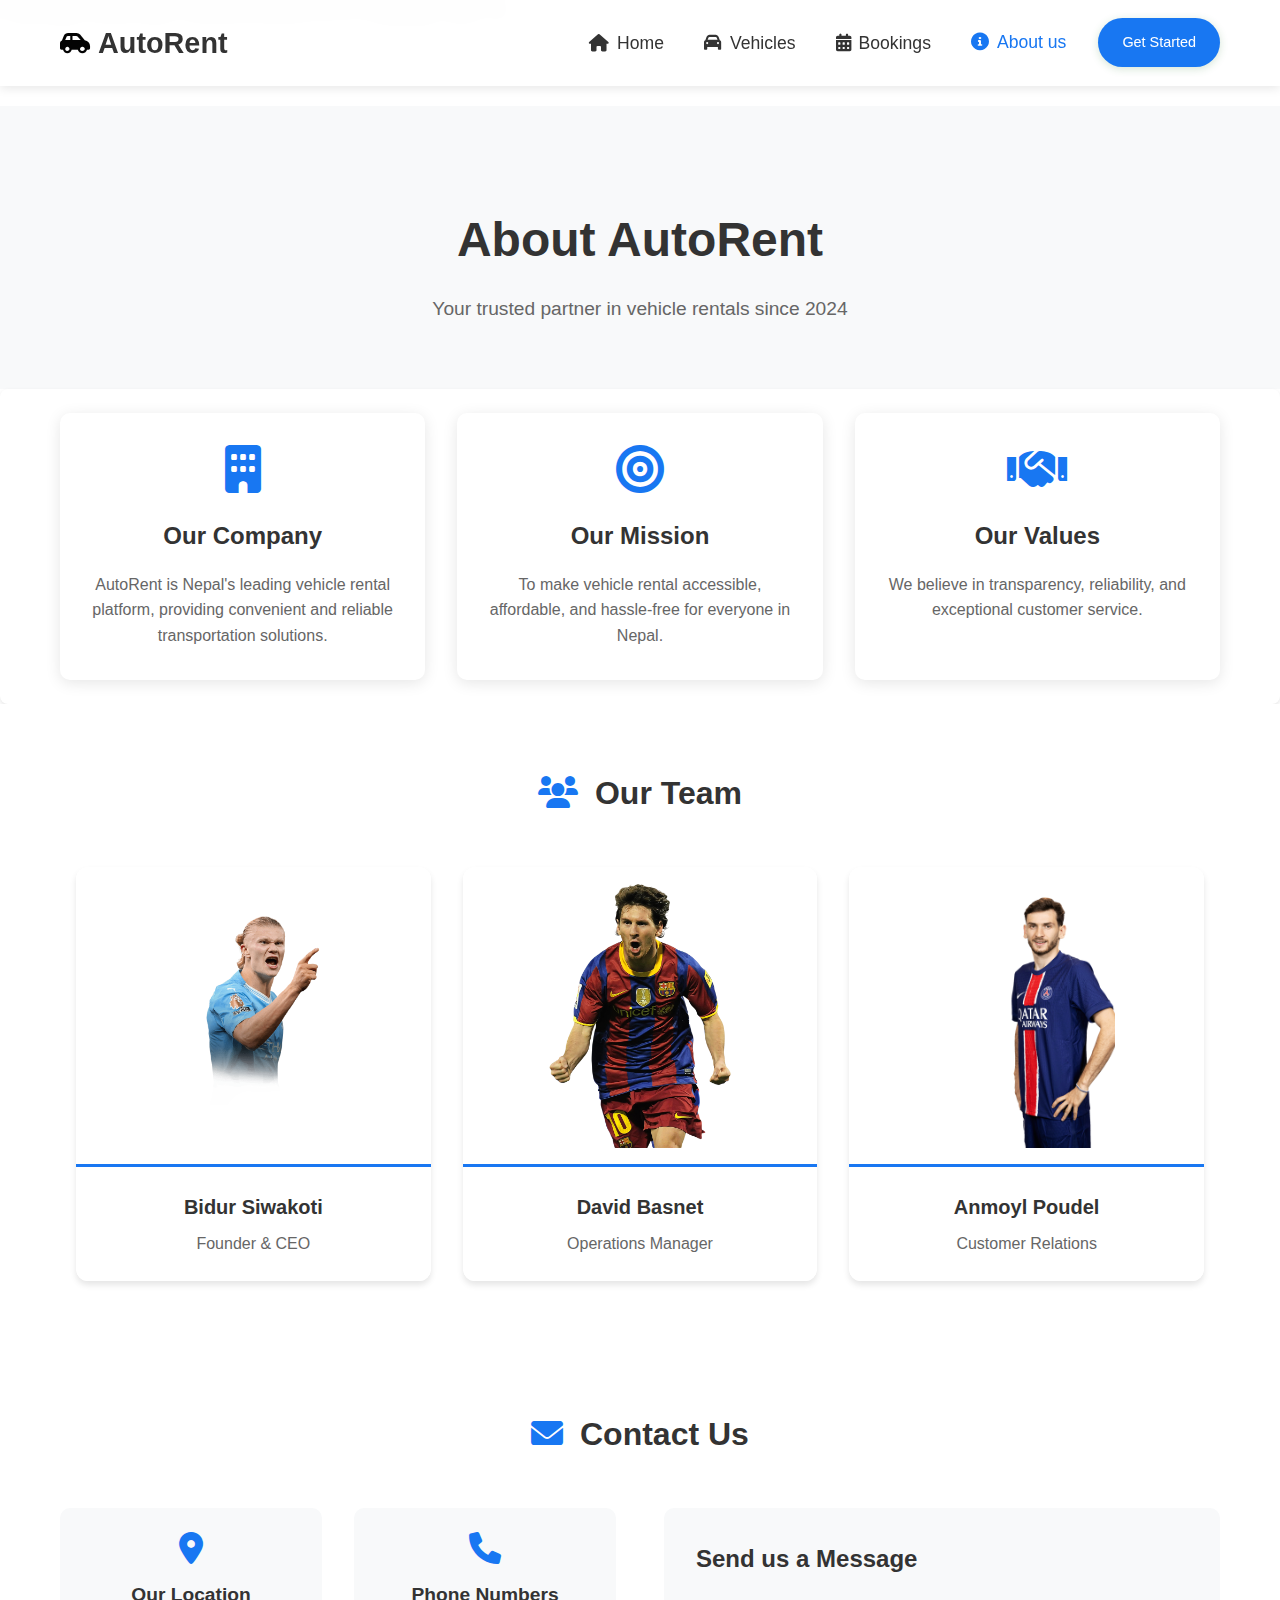
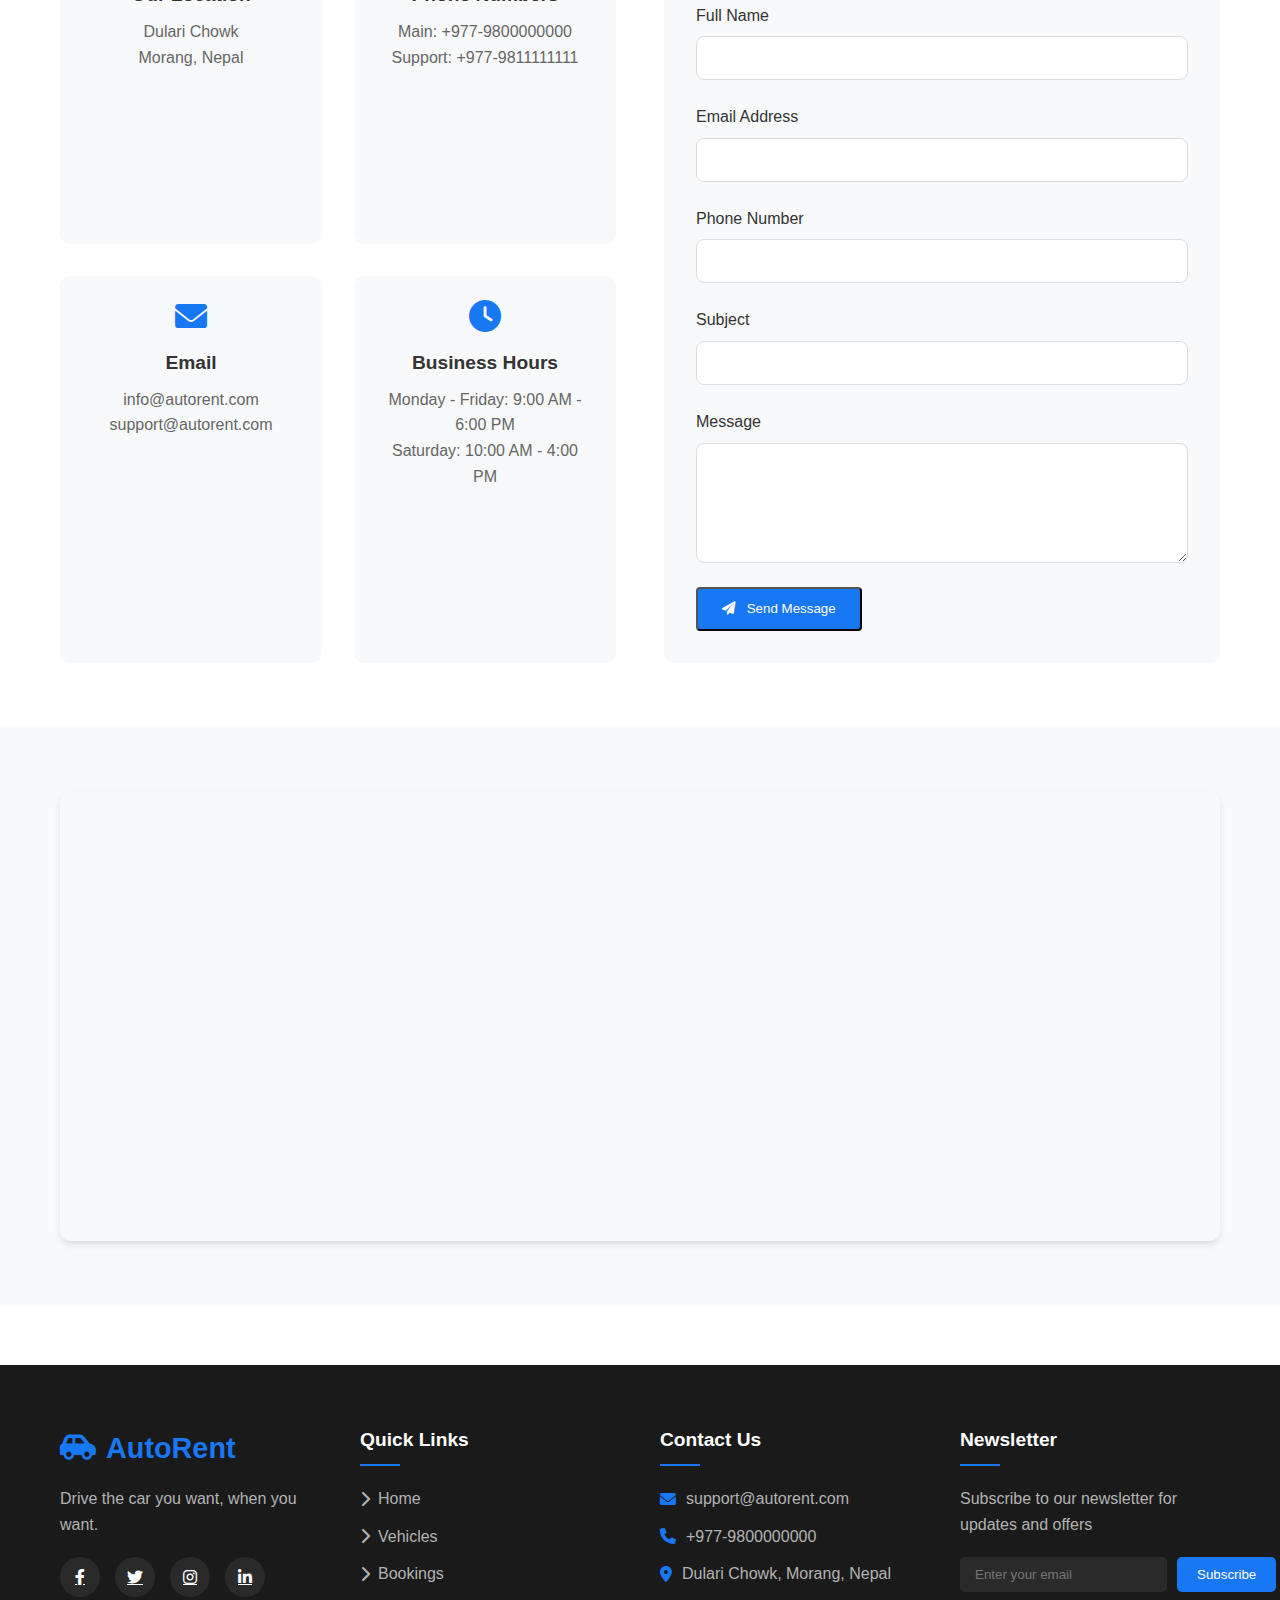
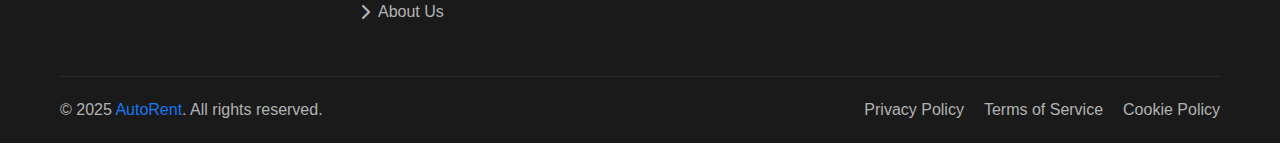
<file: about.html>
<%@ page contentType="text/html;charset=UTF-8" language="java" %>
<!DOCTYPE html>
<html lang="en">
<head>
    <meta charset="UTF-8">
    <meta name="viewport" content="width=device-width, initial-scale=1.0">
    <title>About Us - AutoRent</title>
    <link rel="stylesheet" href="css/style.css">
    <link rel="stylesheet" href="https://cdnjs.cloudflare.com/ajax/libs/font-awesome/6.0.0/css/all.min.css">
    <style>
        .about-container {
            display: grid;
            grid-template-columns: 1fr 1fr;
            gap: 2rem;
            margin-top: 2rem;
        }
        
        @media (max-width: 768px) {
            .about-container {
                grid-template-columns: 1fr;
            }
        }
        
        .about-content {
            background: white;
            padding: 1.5rem;
            border-radius: 8px;
            box-shadow: 0 2px 4px rgba(0,0,0,0.1);
        }
        
        .about-image {
            width: 100%;
            height: 300px;
            object-fit: cover;
            border-radius: 8px;
        }
        
        .features-grid {
            display: grid;
            grid-template-columns: repeat(auto-fit, minmax(250px, 1fr));
            gap: 1.5rem;
            margin-top: 2rem;
        }
        
        .feature-card {
            background: white;
            padding: 1.5rem;
            border-radius: 8px;
            box-shadow: 0 2px 4px rgba(0,0,0,0.1);
            text-align: center;
        }
        
        .feature-icon {
            font-size: 2rem;
            color: var(--secondary-color);
            margin-bottom: 1rem;
        }

        .team-section {
            padding: 4rem 0;
            background-color: #fff;
        }

        .team-section h2 {
            text-align: center;
            margin-bottom: 3rem;
            font-size: 2rem;
            color: #333;
        }

        .team-section h2 i {
            color: #1877F2;
            margin-right: 0.5rem;
        }

        .team-grid {
            display: grid;
            grid-template-columns: repeat(auto-fit, minmax(280px, 1fr));
            gap: 2rem;
            padding: 0 1rem;
        }

        .team-card {
            background: white;
            border-radius: 12px;
            overflow: hidden;
            box-shadow: 0 4px 6px rgba(0, 0, 0, 0.1);
            transition: transform 0.3s ease;
            text-align: center;
            display: flex;
            flex-direction: column;
        }

        .team-card:hover {
            transform: translateY(-5px);
        }

        .team-card .image-container {
            width: 100%;
            height: 300px;
            overflow: hidden;
            position: relative;
            background: #f8f9fa;
            border-bottom: 3px solid #1877F2;
        }

        .team-card img {
            width: 100%;
            height: 100%;
            object-fit: contain;
            padding: 1rem;
            background: #fff;
        }

        .team-card .content {
            padding: 1.5rem;
            background: white;
        }

        .team-card h3 {
            margin: 0 0 0.5rem;
            color: #333;
            font-size: 1.25rem;
        }

        .team-card p {
            color: #666;
            margin: 0;
            font-size: 1rem;
        }

        @media (max-width: 768px) {
            .team-grid {
                grid-template-columns: repeat(auto-fit, minmax(250px, 1fr));
            }

            .team-card .image-container {
                height: 250px;
            }
        }
    </style>
</head>
<body>
    <header class="sticky-header">
        <div class="container">
            <nav>
                <div class="logo">
                    <a href="index.html">
                        <i class="fas fa-car-side"></i> AutoRent
                    </a>
                </div>
                <div class="nav-container">
                    <ul class="nav-links">
                        <li><a href="index.html"><i class="fas fa-home"></i> Home</a></li>
                        <li><a href="vehicles.html"><i class="fas fa-car"></i> Vehicles</a></li>
                        <li><a href="booking.html"><i class="fas fa-calendar-alt"></i> Bookings</a></li>
                        <li><a href="about.html" class="active"><i class="fas fa-info-circle"></i> About us</a></li>
                    </ul>
                    <div class="auth-buttons">
                        <a href="login.html" class="btn btn-primary">Get Started</a>
                    </div>
                    <button class="mobile-menu">
                        <i class="fas fa-bars"></i>
                    </button>
                </div>
            </nav>
        </div>
    </header>

    <main>
        <section class="about-hero">
            <div class="container">
                <h1>About AutoRent</h1>
                <p>Your trusted partner in vehicle rentals since 2024</p>
            </div>
        </section>

        <section class="about-content">
            <div class="container">
                <div class="about-grid">
                    <div class="about-card">
                        <i class="fas fa-building fa-3x"></i>
                        <h3>Our Company</h3>
                        <p>AutoRent is Nepal's leading vehicle rental platform, providing convenient and reliable transportation solutions.</p>
                    </div>
                    <div class="about-card">
                        <i class="fas fa-bullseye fa-3x"></i>
                        <h3>Our Mission</h3>
                        <p>To make vehicle rental accessible, affordable, and hassle-free for everyone in Nepal.</p>
                    </div>
                    <div class="about-card">
                        <i class="fas fa-handshake fa-3x"></i>
                        <h3>Our Values</h3>
                        <p>We believe in transparency, reliability, and exceptional customer service.</p>
                    </div>
                </div>
            </div>
        </section>

        <section class="team-section">
            <div class="container">
                <h2><i class="fas fa-users"></i> Our Team</h2>
                <div class="team-grid">
                    <div class="team-card">
                        <div class="image-container">
                            <img src="./assetes/hal.png" alt="Team Member">
                        </div>
                        <div class="content">
                            <h3>Bidur Siwakoti</h3>
                            <p>Founder & CEO</p>
                        </div>
                    </div>
                    <div class="team-card">
                        <div class="image-container">
                            <img src="./assetes/lionel-messi-celebration-f-c-barcelona-hvg443b7e8ycuf0q.png" alt="Team Member">
                        </div>
                        <div class="content">
                            <h3>David Basnet</h3>
                            <p>Operations Manager</p>
                        </div>
                    </div>
                    <div class="team-card">
                        <div class="image-container">
                            <img src="./assetes/khvicha-card-24-25.png" alt="Team Member">
                        </div>
                        <div class="content">
                            <h3>Anmoyl Poudel</h3>
                            <p>Customer Relations</p>
                        </div>
                    </div>
                </div>
            </div>
        </section>

        <section class="contact-section">
            <div class="container">
                <h2><i class="fas fa-envelope"></i> Contact Us</h2>
                <div class="contact-grid">
                    <div class="contact-info">
                        <div class="info-card">
                            <i class="fas fa-map-marker-alt"></i>
                            <h3>Our Location</h3>
                            <p>Dulari Chowk<br>Morang, Nepal</p>
                        </div>
                        <div class="info-card">
                            <i class="fas fa-phone"></i>
                            <h3>Phone Numbers</h3>
                            <p>Main: +977-9800000000<br>Support: +977-9811111111</p>
                        </div>
                        <div class="info-card">
                            <i class="fas fa-envelope"></i>
                            <h3>Email</h3>
                            <p>info@autorent.com<br>support@autorent.com</p>
                        </div>
                        <div class="info-card">
                            <i class="fas fa-clock"></i>
                            <h3>Business Hours</h3>
                            <p>Monday - Friday: 9:00 AM - 6:00 PM<br>Saturday: 10:00 AM - 4:00 PM</p>
                        </div>
                    </div>
                    <div class="contact-form">
                        <h3>Send us a Message</h3>
                        <form id="contactForm">
                            <div class="form-group">
                                <label for="name">Full Name</label>
                                <input type="text" id="name" name="name" class="form-control" required>
                            </div>
                            <div class="form-group">
                                <label for="email">Email Address</label>
                                <input type="email" id="email" name="email" class="form-control" required>
                            </div>
                            <div class="form-group">
                                <label for="phone">Phone Number</label>
                                <input type="tel" id="phone" name="phone" class="form-control">
                            </div>
                            <div class="form-group">
                                <label for="subject">Subject</label>
                                <input type="text" id="subject" name="subject" class="form-control" required>
                            </div>
                            <div class="form-group">
                                <label for="message">Message</label>
                                <textarea id="message" name="message" class="form-control" rows="5" required></textarea>
                            </div>
                            <button type="submit" class="btn btn-primary">
                                <i class="fas fa-paper-plane"></i> Send Message
                            </button>
                        </form>
                    </div>
                </div>
            </div>
        </section>

        <section class="map-section">
            <div class="container">
                <div class="map-container">
                    <iframe 
                        src="https://www.google.com/maps/embed?pb=!1m18!1m12!1m3!1d3571.550325669127!2d87.30046697495558!3d26.65621353264462!2m3!1f0!2f0!3f0!3m2!1i1024!2i768!4f13.1!3m3!1m2!1s0x39ef6ea0c724a88f%3A0x7a6b16babeaffed8!2sDulari%20Chowk!5e0!3m2!1sen!2snp!4v1709728583030!5m2!1sen!2snp"
                        width="100%" 
                        height="450" 
                        style="border:0;" 
                        allowfullscreen="" 
                        loading="lazy" 
                        referrerpolicy="no-referrer-when-downgrade">
                    </iframe>
                </div>
            </div>
        </section>
    </main>

    <footer class="site-footer">
        <div class="footer-container">
            <div class="footer-grid">
                <div class="footer-brand">
                    <h3><i class="fas fa-car-side"></i> AutoRent</h3>
                    <p>Drive the car you want, when you want.</p>
                    <div class="social-links">
                        <a href="#" class="social-link"><i class="fab fa-facebook-f"></i></a>
                        <a href="#" class="social-link"><i class="fab fa-twitter"></i></a>
                        <a href="#" class="social-link"><i class="fab fa-instagram"></i></a>
                        <a href="#" class="social-link"><i class="fab fa-linkedin-in"></i></a>
                    </div>
                </div>
                <div class="footer-links">
                    <h4>Quick Links</h4>
                    <ul>
                        <li><a href="index.html"><i class="fas fa-chevron-right"></i> Home</a></li>
                        <li><a href="vehicles.html"><i class="fas fa-chevron-right"></i> Vehicles</a></li>
                        <li><a href="booking.html"><i class="fas fa-chevron-right"></i> Bookings</a></li>
                        <li><a href="about.html"><i class="fas fa-chevron-right"></i> About Us</a></li>
                    </ul>
                </div>
                <div class="footer-contact">
                    <h4>Contact Us</h4>
                    <ul>
                        <li><i class="fas fa-envelope"></i> <a href="mailto:support@autorent.com">support@autorent.com</a></li>
                        <li><i class="fas fa-phone"></i> +977-9800000000</li>
                        <li><i class="fas fa-map-marker-alt"></i> Dulari Chowk, Morang, Nepal</li>
                    </ul>
                </div>
                <div class="footer-newsletter">
                    <h4>Newsletter</h4>
                    <p>Subscribe to our newsletter for updates and offers</p>
                    <form class="newsletter-form">
                        <input type="email" placeholder="Enter your email" required>
                        <button type="submit" class="btn-subscribe">Subscribe</button>
                    </form>
                </div>
            </div>
            <div class="footer-bottom">
                <p>&copy; 2025 <span>AutoRent</span>. All rights reserved.</p>
                <div class="footer-legal">
                    <a href="#">Privacy Policy</a>
                    <a href="#">Terms of Service</a>
                    <a href="#">Cookie Policy</a>
                </div>
            </div>
        </div>
    </footer>
    <style>
        .site-footer {
            background-color: #1a1a1a;
            color: #ffffff;
            padding: 60px 0 20px;
            margin-top: 60px;
        }

        .footer-container {
            max-width: 1200px;
            margin: 0 auto;
            padding: 0 20px;
        }

        .footer-grid {
            display: grid;
            grid-template-columns: repeat(auto-fit, minmax(250px, 1fr));
            gap: 40px;
            margin-bottom: 40px;
        }

        .footer-brand h3 {
            color: #1877F2;
            font-size: 1.8rem;
            margin-bottom: 15px;
            display: flex;
            align-items: center;
            gap: 10px;
        }

        .footer-brand p {
            color: #b3b3b3;
            margin-bottom: 20px;
        }

        .social-links {
            display: flex;
            gap: 15px;
        }

        .social-link {
            display: flex;
            align-items: center;
            justify-content: center;
            width: 40px;
            height: 40px;
            background: #2a2a2a;
            border-radius: 50%;
            color: #ffffff;
            transition: all 0.3s ease;
        }

        .social-link:hover {
            background: #1877F2;
            transform: translateY(-3px);
        }

        .footer-links h4,
        .footer-contact h4,
        .footer-newsletter h4 {
            color: #ffffff;
            font-size: 1.2rem;
            margin-bottom: 20px;
            position: relative;
            padding-bottom: 10px;
        }

        .footer-links h4::after,
        .footer-contact h4::after,
        .footer-newsletter h4::after {
            content: '';
            position: absolute;
            left: 0;
            bottom: 0;
            width: 40px;
            height: 2px;
            background: #1877F2;
        }

        .footer-links ul,
        .footer-contact ul {
            list-style: none;
            padding: 0;
        }

        .footer-links li,
        .footer-contact li {
            margin-bottom: 12px;
        }

        .footer-links a,
        .footer-contact a {
            color: #b3b3b3;
            text-decoration: none;
            transition: all 0.3s ease;
            display: flex;
            align-items: center;
            gap: 8px;
        }

        .footer-links a:hover,
        .footer-contact a:hover {
            color: #1877F2;
            padding-left: 5px;
        }

        .footer-contact li {
            display: flex;
            align-items: center;
            gap: 10px;
            color: #b3b3b3;
        }

        .footer-contact i {
            color: #1877F2;
        }

        .footer-newsletter p {
            color: #b3b3b3;
            margin-bottom: 20px;
        }

        .newsletter-form {
            display: flex;
            gap: 10px;
        }

        .newsletter-form input {
            flex: 1;
            padding: 10px 15px;
            border: none;
            border-radius: 5px;
            background: #2a2a2a;
            color: #ffffff;
        }

        .btn-subscribe {
            padding: 10px 20px;
            background: #1877F2;
            color: #ffffff;
            border: none;
            border-radius: 5px;
            cursor: pointer;
            transition: all 0.3s ease;
        }

        .btn-subscribe:hover {
            background: #1464d8;
        }

        .footer-bottom {
            border-top: 1px solid #2a2a2a;
            padding-top: 20px;
            display: flex;
            justify-content: space-between;
            align-items: center;
            flex-wrap: wrap;
            gap: 20px;
        }

        .footer-bottom p {
            color: #b3b3b3;
            margin: 0;
        }

        .footer-bottom span {
            color: #1877F2;
        }

        .footer-legal {
            display: flex;
            gap: 20px;
        }

        .footer-legal a {
            color: #b3b3b3;
            text-decoration: none;
            transition: color 0.3s ease;
        }

        .footer-legal a:hover {
            color: #1877F2;
        }

        @media (max-width: 768px) {
            .footer-grid {
                grid-template-columns: 1fr;
                gap: 30px;
            }

            .footer-bottom {
                flex-direction: column;
                text-align: center;
            }

            .footer-legal {
                justify-content: center;
            }

            .newsletter-form {
                flex-direction: column;
            }
        }
    </style>

    <script>
        // Mobile Menu Toggle
        const mobileMenuBtn = document.querySelector('.mobile-menu');
        const navContainer = document.querySelector('.nav-container');
        
        mobileMenuBtn.addEventListener('click', () => {
            navContainer.classList.toggle('active');
            mobileMenuBtn.innerHTML = navContainer.classList.contains('active') 
                ? '<i class="fas fa-times"></i>' 
                : '<i class="fas fa-bars"></i>';
        });

        // Close mobile menu when clicking outside
        document.addEventListener('click', (e) => {
            if (!navContainer.contains(e.target) && navContainer.classList.contains('active')) {
                navContainer.classList.remove('active');
                mobileMenuBtn.innerHTML = '<i class="fas fa-bars"></i>';
            }
        });
    </script>
</body>
</html>
</file>
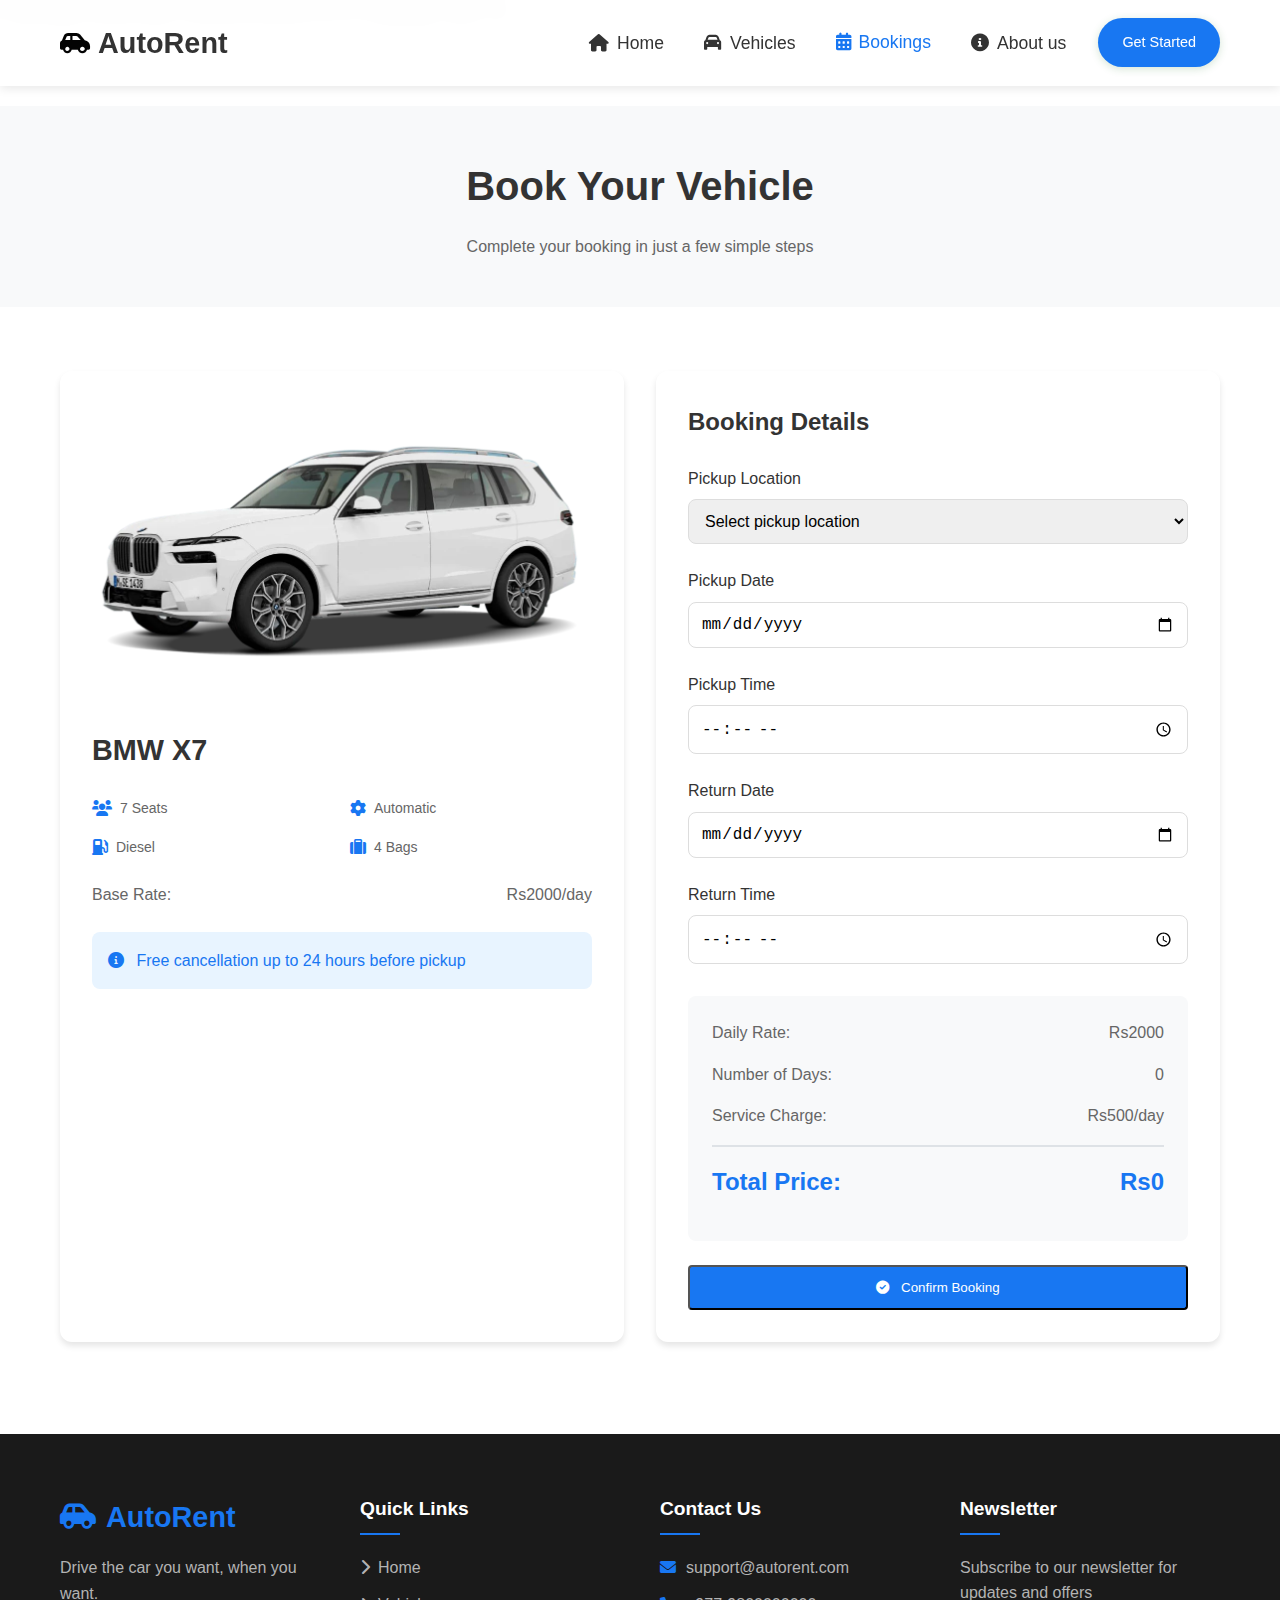
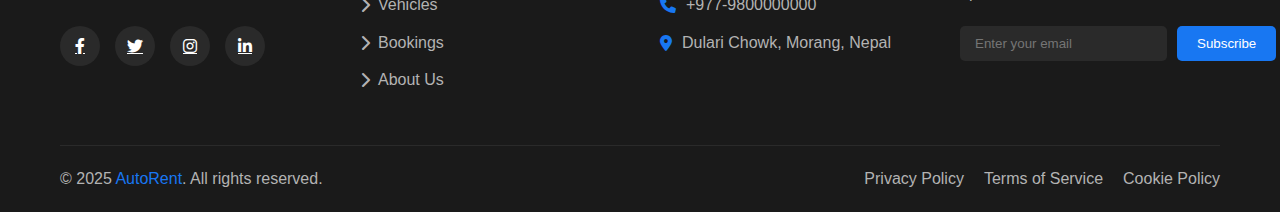
<file: booking.html>
<%@ page contentType="text/html;charset=UTF-8" language="java" %>
<!DOCTYPE html>
<html lang="en">
<head>
    <meta charset="UTF-8">
    <meta name="viewport" content="width=device-width, initial-scale=1.0">
    <title>Book Vehicle - AutoRent</title>
    <link rel="stylesheet" href="css/style.css">
    <link rel="stylesheet" href="https://cdnjs.cloudflare.com/ajax/libs/font-awesome/6.0.0/css/all.min.css">
    <style>
        .booking-hero {
            background-color: #f8f9fa;
            padding: 3rem 0;
            text-align: center;
            margin-bottom: 2rem;
        }

        .booking-hero h1 {
            font-size: 2.5rem;
            color: #333;
            margin-bottom: 1rem;
        }

        .booking-hero p {
            color: #666;
            max-width: 600px;
            margin: 0 auto;
        }

        .booking-container {
            display: grid;
            grid-template-columns: 1fr 1fr;
            gap: 2rem;
            padding: 2rem 0;
        }
        
        .vehicle-summary {
            background: white;
            padding: 2rem;
            border-radius: 12px;
            box-shadow: 0 4px 6px rgba(0,0,0,0.1);
        }
        
        .vehicle-summary img {
            width: 100%;
            height: 300px;
            object-fit: cover;
            border-radius: 8px;
            margin-bottom: 1.5rem;
        }

        .vehicle-summary h3 {
            font-size: 1.8rem;
            color: #333;
            margin-bottom: 1rem;
        }

        .vehicle-features {
            display: grid;
            grid-template-columns: repeat(2, 1fr);
            gap: 1rem;
            margin: 1.5rem 0;
        }

        .feature-item {
            display: flex;
            align-items: center;
            gap: 0.5rem;
            color: #666;
        }

        .feature-item i {
            color: #1877F2;
        }
        
        .booking-details {
            background: white;
            padding: 2rem;
            border-radius: 12px;
            box-shadow: 0 4px 6px rgba(0,0,0,0.1);
        }

        .booking-details h3 {
            font-size: 1.5rem;
            color: #333;
            margin-bottom: 1.5rem;
        }
        
        .price-summary {
            margin-top: 2rem;
            padding: 1.5rem;
            background: #f8f9fa;
            border-radius: 8px;
        }
        
        .price-item {
            display: flex;
            justify-content: space-between;
            margin-bottom: 1rem;
            color: #666;
        }
        
        .total-price {
            font-size: 1.5rem;
            font-weight: bold;
            color: #1877F2;
            border-top: 2px solid #dee2e6;
            padding-top: 1rem;
            margin-top: 1rem;
        }

        .booking-notice {
            margin-top: 1.5rem;
            padding: 1rem;
            background: #e8f4ff;
            border-radius: 8px;
            color: #1877F2;
        }

        .booking-notice i {
            margin-right: 0.5rem;
        }

        @media (max-width: 768px) {
            .booking-container {
                grid-template-columns: 1fr;
            }

            .vehicle-features {
                grid-template-columns: 1fr;
            }

            .booking-hero h1 {
                font-size: 2rem;
            }
        }

        .site-footer {
            background-color: #1a1a1a;
            color: #ffffff;
            padding: 60px 0 20px;
            margin-top: 60px;
        }

        .footer-container {
            max-width: 1200px;
            margin: 0 auto;
            padding: 0 20px;
        }

        .footer-grid {
            display: grid;
            grid-template-columns: repeat(auto-fit, minmax(250px, 1fr));
            gap: 40px;
            margin-bottom: 40px;
        }

        .footer-brand h3 {
            color: #1877F2;
            font-size: 1.8rem;
            margin-bottom: 15px;
            display: flex;
            align-items: center;
            gap: 10px;
        }

        .footer-brand p {
            color: #b3b3b3;
            margin-bottom: 20px;
        }

        .social-links {
            display: flex;
            gap: 15px;
        }

        .social-link {
            display: flex;
            align-items: center;
            justify-content: center;
            width: 40px;
            height: 40px;
            background: #2a2a2a;
            border-radius: 50%;
            color: #ffffff;
            transition: all 0.3s ease;
        }

        .social-link:hover {
            background: #1877F2;
            transform: translateY(-3px);
        }

        .footer-links h4,
        .footer-contact h4,
        .footer-newsletter h4 {
            color: #ffffff;
            font-size: 1.2rem;
            margin-bottom: 20px;
            position: relative;
            padding-bottom: 10px;
        }

        .footer-links h4::after,
        .footer-contact h4::after,
        .footer-newsletter h4::after {
            content: '';
            position: absolute;
            left: 0;
            bottom: 0;
            width: 40px;
            height: 2px;
            background: #1877F2;
        }

        .footer-links ul,
        .footer-contact ul {
            list-style: none;
            padding: 0;
        }

        .footer-links li,
        .footer-contact li {
            margin-bottom: 12px;
        }

        .footer-links a,
        .footer-contact a {
            color: #b3b3b3;
            text-decoration: none;
            transition: all 0.3s ease;
            display: flex;
            align-items: center;
            gap: 8px;
        }

        .footer-links a:hover,
        .footer-contact a:hover {
            color: #1877F2;
            padding-left: 5px;
        }

        .footer-contact li {
            display: flex;
            align-items: center;
            gap: 10px;
            color: #b3b3b3;
        }

        .footer-contact i {
            color: #1877F2;
        }

        .footer-newsletter p {
            color: #b3b3b3;
            margin-bottom: 20px;
        }

        .newsletter-form {
            display: flex;
            gap: 10px;
        }

        .newsletter-form input {
            flex: 1;
            padding: 10px 15px;
            border: none;
            border-radius: 5px;
            background: #2a2a2a;
            color: #ffffff;
        }

        .btn-subscribe {
            padding: 10px 20px;
            background: #1877F2;
            color: #ffffff;
            border: none;
            border-radius: 5px;
            cursor: pointer;
            transition: all 0.3s ease;
        }

        .btn-subscribe:hover {
            background: #1464d8;
        }

        .footer-bottom {
            border-top: 1px solid #2a2a2a;
            padding-top: 20px;
            display: flex;
            justify-content: space-between;
            align-items: center;
            flex-wrap: wrap;
            gap: 20px;
        }

        .footer-bottom p {
            color: #b3b3b3;
            margin: 0;
        }

        .footer-bottom span {
            color: #1877F2;
        }

        .footer-legal {
            display: flex;
            gap: 20px;
        }

        .footer-legal a {
            color: #b3b3b3;
            text-decoration: none;
            transition: color 0.3s ease;
        }

        .footer-legal a:hover {
            color: #1877F2;
        }

        @media (max-width: 768px) {
            .footer-grid {
                grid-template-columns: 1fr;
                gap: 30px;
            }

            .footer-bottom {
                flex-direction: column;
                text-align: center;
            }

            .footer-legal {
                justify-content: center;
            }

            .newsletter-form {
                flex-direction: column;
            }
        }
    </style>
</head>
<body>
    <header class="sticky-header">
        <div class="container">
            <nav>
                <div class="logo">
                    <a href="index.html">
                        <i class="fas fa-car-side"></i> AutoRent
                    </a>
                </div>
                <div class="nav-container">
                    <ul class="nav-links">
                        <li><a href="index.html"><i class="fas fa-home"></i> Home</a></li>
                        <li><a href="vehicles.html"><i class="fas fa-car"></i> Vehicles</a></li>
                        <li><a href="booking.html" class="active"><i class="fas fa-calendar-alt"></i> Bookings</a></li>
                        <li><a href="about.html"><i class="fas fa-info-circle"></i> About us</a></li>
                    </ul>
                    <div class="auth-buttons">
                        <a href="login.html" class="btn btn-primary">Get Started</a>
                    </div>
                    <button class="mobile-menu">
                        <i class="fas fa-bars"></i>
                    </button>
                </div>
            </nav>
        </div>
    </header>

    <main>
        <section class="booking-hero">
            <div class="container">
                <h1>Book Your Vehicle</h1>
                <p>Complete your booking in just a few simple steps</p>
            </div>
        </section>

        <section class="container">
            <div class="booking-container">
                <div class="vehicle-summary">
                    <img src="./assetes/BMW-X7-model-card.webp" alt="BMW X7">
                    <h3>BMW X7</h3>
                    <div class="vehicle-features">
                        <div class="feature-item">
                            <i class="fas fa-users"></i>
                            <span>7 Seats</span>
                        </div>
                        <div class="feature-item">
                            <i class="fas fa-cog"></i>
                            <span>Automatic</span>
                        </div>
                        <div class="feature-item">
                            <i class="fas fa-gas-pump"></i>
                            <span>Diesel</span>
                        </div>
                        <div class="feature-item">
                            <i class="fas fa-suitcase"></i>
                            <span>4 Bags</span>
                        </div>
                    </div>
                    <div class="price-item">
                        <span>Base Rate:</span>
                        <span>Rs2000/day</span>
                    </div>
                    <div class="booking-notice">
                        <i class="fas fa-info-circle"></i>
                        <span>Free cancellation up to 24 hours before pickup</span>
                    </div>
                </div>

                <div class="booking-details">
                    <h3>Booking Details</h3>
                    <form id="bookingForm" action="process-booking" method="post">
                        <div class="form-group">
                            <label for="pickupLocation">Pickup Location</label>
                            <select id="pickupLocation" name="pickupLocation" class="form-control" required>
                                <option value="">Select pickup location</option>
                                <option value="airport">Tribhuvan International Airport</option>
                                <option value="city">Kathmandu City Center</option>
                                <option value="thamel">Thamel</option>
                            </select>
                        </div>

                        <div class="form-group">
                            <label for="startDate">Pickup Date</label>
                            <input type="date" id="startDate" name="startDate" class="form-control" required>
                        </div>

                        <div class="form-group">
                            <label for="startTime">Pickup Time</label>
                            <input type="time" id="startTime" name="startTime" class="form-control" required>
                        </div>

                        <div class="form-group">
                            <label for="endDate">Return Date</label>
                            <input type="date" id="endDate" name="endDate" class="form-control" required>
                        </div>

                        <div class="form-group">
                            <label for="endTime">Return Time</label>
                            <input type="time" id="endTime" name="endTime" class="form-control" required>
                        </div>

                        <div class="price-summary">
                            <div class="price-item">
                                <span>Daily Rate:</span>
                                <span>Rs2000</span>
                            </div>
                            <div class="price-item">
                                <span>Number of Days:</span>
                                <span id="daysCount">0</span>
                            </div>
                            <div class="price-item">
                                <span>Service Charge:</span>
                                <span>Rs500/day</span>
                            </div>
                            <div class="price-item total-price">
                                <span>Total Price:</span>
                                <span id="totalPrice">Rs0</span>
                            </div>
                        </div>

                        <button type="submit" class="btn btn-primary" style="width: 100%; margin-top: 1.5rem;">
                            <i class="fas fa-check-circle"></i> Confirm Booking
                        </button>
                    </form>
                </div>
            </div>
        </section>
    </main>

    <footer class="site-footer">
        <div class="footer-container">
            <div class="footer-grid">
                <div class="footer-brand">
                    <h3><i class="fas fa-car-side"></i> AutoRent</h3>
                    <p>Drive the car you want, when you want.</p>
                    <div class="social-links">
                        <a href="#" class="social-link"><i class="fab fa-facebook-f"></i></a>
                        <a href="#" class="social-link"><i class="fab fa-twitter"></i></a>
                        <a href="#" class="social-link"><i class="fab fa-instagram"></i></a>
                        <a href="#" class="social-link"><i class="fab fa-linkedin-in"></i></a>
                    </div>
                </div>
                <div class="footer-links">
                    <h4>Quick Links</h4>
                    <ul>
                        <li><a href="index.html"><i class="fas fa-chevron-right"></i> Home</a></li>
                        <li><a href="vehicles.html"><i class="fas fa-chevron-right"></i> Vehicles</a></li>
                        <li><a href="booking.html"><i class="fas fa-chevron-right"></i> Bookings</a></li>
                        <li><a href="about.html"><i class="fas fa-chevron-right"></i> About Us</a></li>
                    </ul>
                </div>
                <div class="footer-contact">
                    <h4>Contact Us</h4>
                    <ul>
                        <li><i class="fas fa-envelope"></i> <a href="mailto:support@autorent.com">support@autorent.com</a></li>
                        <li><i class="fas fa-phone"></i> +977-9800000000</li>
                        <li><i class="fas fa-map-marker-alt"></i> Dulari Chowk, Morang, Nepal</li>
                    </ul>
                </div>
                <div class="footer-newsletter">
                    <h4>Newsletter</h4>
                    <p>Subscribe to our newsletter for updates and offers</p>
                    <form class="newsletter-form">
                        <input type="email" placeholder="Enter your email" required>
                        <button type="submit" class="btn-subscribe">Subscribe</button>
                    </form>
                </div>
            </div>
            <div class="footer-bottom">
                <p>&copy; 2025 <span>AutoRent</span>. All rights reserved.</p>
                <div class="footer-legal">
                    <a href="#">Privacy Policy</a>
                    <a href="#">Terms of Service</a>
                    <a href="#">Cookie Policy</a>
                </div>
            </div>
        </div>
    </footer>

    <script>
        // Mobile menu functionality
        const mobileMenuBtn = document.querySelector('.mobile-menu');
        const navContainer = document.querySelector('.nav-container');
        
        mobileMenuBtn.addEventListener('click', () => {
            navContainer.classList.toggle('active');
            mobileMenuBtn.innerHTML = navContainer.classList.contains('active') 
                ? '<i class="fas fa-times"></i>' 
                : '<i class="fas fa-bars"></i>';
        });

        document.addEventListener('click', (e) => {
            if (!navContainer.contains(e.target) && navContainer.classList.contains('active')) {
                navContainer.classList.remove('active');
                mobileMenuBtn.innerHTML = '<i class="fas fa-bars"></i>';
            }
        });

        // Booking calculations
        document.addEventListener('DOMContentLoaded', function() {
            const startDate = document.getElementById('startDate');
            const endDate = document.getElementById('endDate');
            const daysCount = document.getElementById('daysCount');
            const totalPrice = document.getElementById('totalPrice');
            const dailyRate = 2000;
            const serviceCharge = 500;

            function calculatePrice() {
                if (startDate.value && endDate.value) {
                    const start = new Date(startDate.value);
                    const end = new Date(endDate.value);
                    const diffTime = Math.abs(end - start);
                    const diffDays = Math.ceil(diffTime / (1000 * 60 * 60 * 24)) + 1;
                    
                    daysCount.textContent = diffDays;
                    const total = (dailyRate + serviceCharge) * diffDays;
                    totalPrice.textContent = 'Rs' + total;
                }
            }

            startDate.addEventListener('change', calculatePrice);
            endDate.addEventListener('change', calculatePrice);

            // Set minimum date to today
            const today = new Date().toISOString().split('T')[0];
            startDate.min = today;
            endDate.min = today;

            // Validate end date is after start date
            startDate.addEventListener('change', function() {
                endDate.min = startDate.value;
            });
        });
    </script>
</body>
</html>
</file>
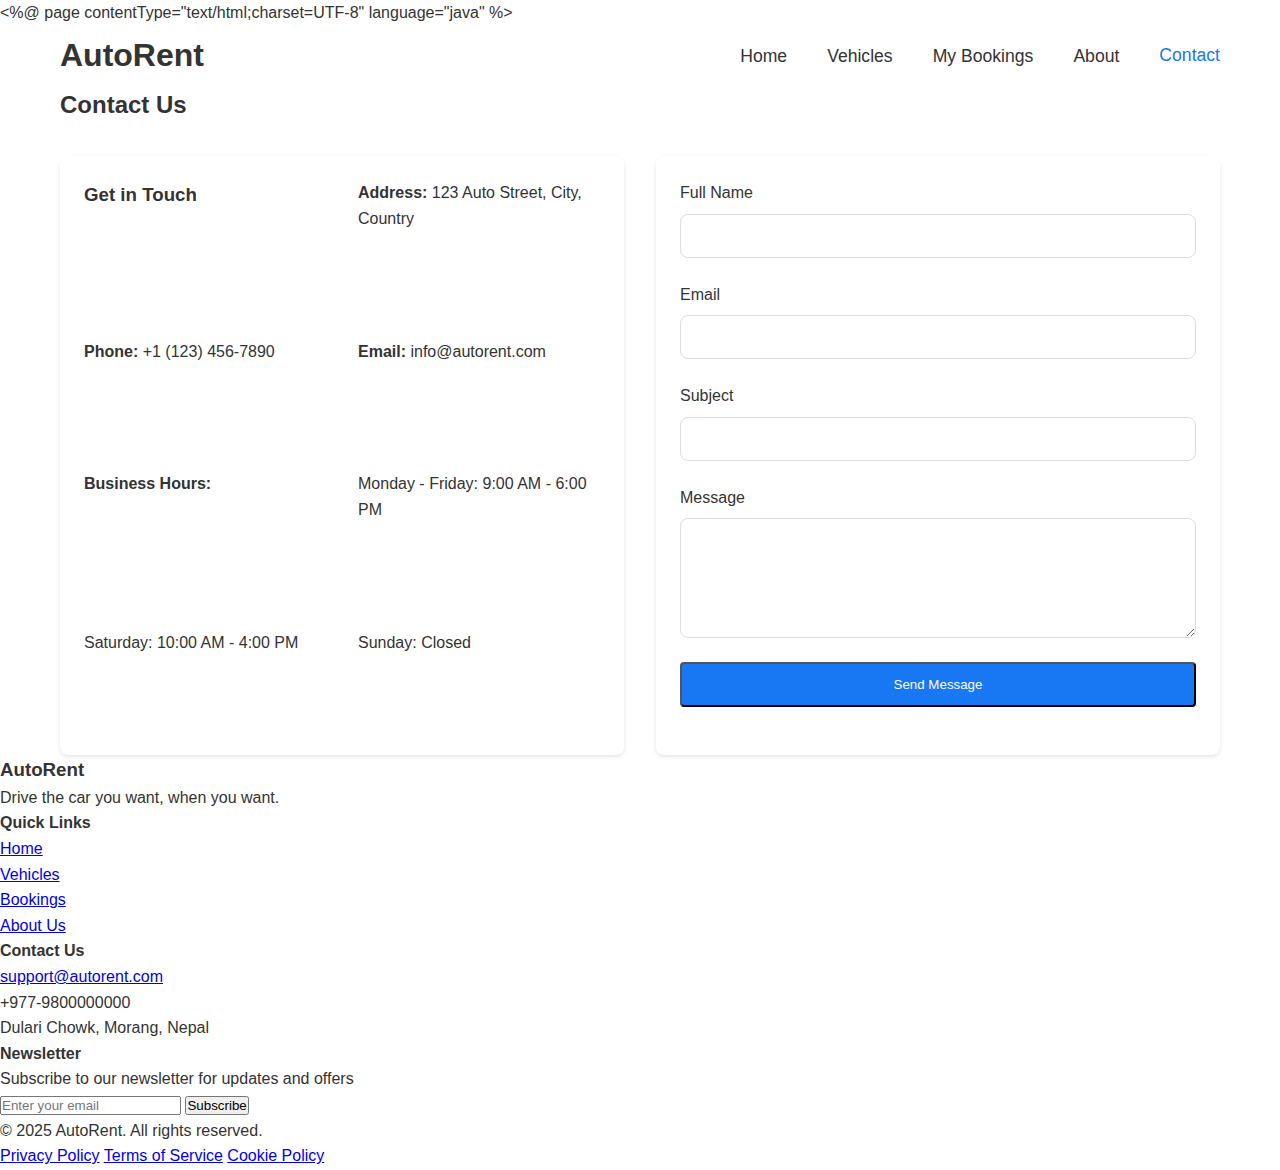
<file: contact.html>
<%@ page contentType="text/html;charset=UTF-8" language="java" %>
<!DOCTYPE html>
<html lang="en">
<head>
    <meta charset="UTF-8">
    <meta name="viewport" content="width=device-width, initial-scale=1.0">
    <title>Contact Us - AutoRent</title>
    <link rel="stylesheet" href="css/style.css">
    <style>
        .contact-container {
            display: grid;
            grid-template-columns: 1fr 1fr;
            gap: 2rem;
            margin-top: 2rem;
        }
        
        @media (max-width: 768px) {
            .contact-container {
                grid-template-columns: 1fr;
            }
        }
        
        .contact-info {
            background: white;
            padding: 1.5rem;
            border-radius: 8px;
            box-shadow: 0 2px 4px rgba(0,0,0,0.1);
        }
        
        .contact-info h3 {
            margin-bottom: 1rem;
        }
        
        .contact-info p {
            margin-bottom: 0.5rem;
        }
        
        .contact-form {
            background: white;
            padding: 1.5rem;
            border-radius: 8px;
            box-shadow: 0 2px 4px rgba(0,0,0,0.1);
        }
        
        .success-message {
            display: none;
            background-color: #d4edda;
            color: #155724;
            padding: 1rem;
            border-radius: 4px;
            margin-bottom: 1rem;
        }
    </style>
</head>
<body>
    <header>
        <div class="container">
            <nav>
                <div class="logo">
                    <h1>AutoRent</h1>
                </div>
                <ul class="nav-links">
                    <li><a href="index.html">Home</a></li>
                    <li><a href="vehicles.html">Vehicles</a></li>
                    <li><a href="my-bookings.html">My Bookings</a></li>
                    <li><a href="about.html">About</a></li>
                    <li><a href="contact.html" class="active">Contact</a></li>
                </ul>
            </nav>
        </div>
    </header>

    <main class="container">
        <h2>Contact Us</h2>
        
        <div class="success-message" id="successMessage">
            Thank you for your message! We'll get back to you soon.
        </div>
        
        <div class="contact-container">
            <div class="contact-info">
                <h3>Get in Touch</h3>
                <p><strong>Address:</strong> 123 Auto Street, City, Country</p>
                <p><strong>Phone:</strong> +1 (123) 456-7890</p>
                <p><strong>Email:</strong> info@autorent.com</p>
                <p><strong>Business Hours:</strong></p>
                <p>Monday - Friday: 9:00 AM - 6:00 PM</p>
                <p>Saturday: 10:00 AM - 4:00 PM</p>
                <p>Sunday: Closed</p>
            </div>

            <div class="contact-form">
                <form id="contactForm" onsubmit="return handleSubmit(event)">
                    <div class="form-group">
                        <label for="name">Full Name</label>
                        <input type="text" id="name" name="name" class="form-control" required>
                    </div>

                    <div class="form-group">
                        <label for="email">Email</label>
                        <input type="email" id="email" name="email" class="form-control" required>
                    </div>

                    <div class="form-group">
                        <label for="subject">Subject</label>
                        <input type="text" id="subject" name="subject" class="form-control" required>
                    </div>

                    <div class="form-group">
                        <label for="message">Message</label>
                        <textarea id="message" name="message" class="form-control" rows="5" required></textarea>
                    </div>

                    <div class="form-group mt-2">
                        <button type="submit" class="btn btn-primary" style="width: 100%;">Send Message</button>
                    </div>
                </form>
            </div>
        </div>
    </main>

    <footer class="site-footer">
        <div class="footer-container">
            <div class="footer-grid">
                <div class="footer-brand">
                    <h3><i class="fas fa-car-side"></i> AutoRent</h3>
                    <p>Drive the car you want, when you want.</p>
                    <div class="social-links">
                        <a href="#" class="social-link"><i class="fab fa-facebook-f"></i></a>
                        <a href="#" class="social-link"><i class="fab fa-twitter"></i></a>
                        <a href="#" class="social-link"><i class="fab fa-instagram"></i></a>
                        <a href="#" class="social-link"><i class="fab fa-linkedin-in"></i></a>
                    </div>
                </div>
                <div class="footer-links">
                    <h4>Quick Links</h4>
                    <ul>
                        <li><a href="index.html"><i class="fas fa-chevron-right"></i> Home</a></li>
                        <li><a href="vehicles.html"><i class="fas fa-chevron-right"></i> Vehicles</a></li>
                        <li><a href="booking.html"><i class="fas fa-chevron-right"></i> Bookings</a></li>
                        <li><a href="about.html"><i class="fas fa-chevron-right"></i> About Us</a></li>
                    </ul>
                </div>
                <div class="footer-contact">
                    <h4>Contact Us</h4>
                    <ul>
                        <li><i class="fas fa-envelope"></i> <a href="mailto:support@autorent.com">support@autorent.com</a></li>
                        <li><i class="fas fa-phone"></i> +977-9800000000</li>
                        <li><i class="fas fa-map-marker-alt"></i> Dulari Chowk, Morang, Nepal</li>
                    </ul>
                </div>
                <div class="footer-newsletter">
                    <h4>Newsletter</h4>
                    <p>Subscribe to our newsletter for updates and offers</p>
                    <form class="newsletter-form">
                        <input type="email" placeholder="Enter your email" required>
                        <button type="submit" class="btn-subscribe">Subscribe</button>
                    </form>
                </div>
            </div>
            <div class="footer-bottom">
                <p>&copy; 2025 <span>AutoRent</span>. All rights reserved.</p>
                <div class="footer-legal">
                    <a href="#">Privacy Policy</a>
                    <a href="#">Terms of Service</a>
                    <a href="#">Cookie Policy</a>
                </div>
            </div>
        </div>
    </footer>

    <script>
        function handleSubmit(event) {
            event.preventDefault();
            
            // Show success message
            document.getElementById('successMessage').style.display = 'block';
            
            // Reset form
            document.getElementById('contactForm').reset();
            
            // Hide success message after 5 seconds
            setTimeout(function() {
                document.getElementById('successMessage').style.display = 'none';
            }, 5000);
            
            return false;
        }
    </script>
</body>
</html>
</file>
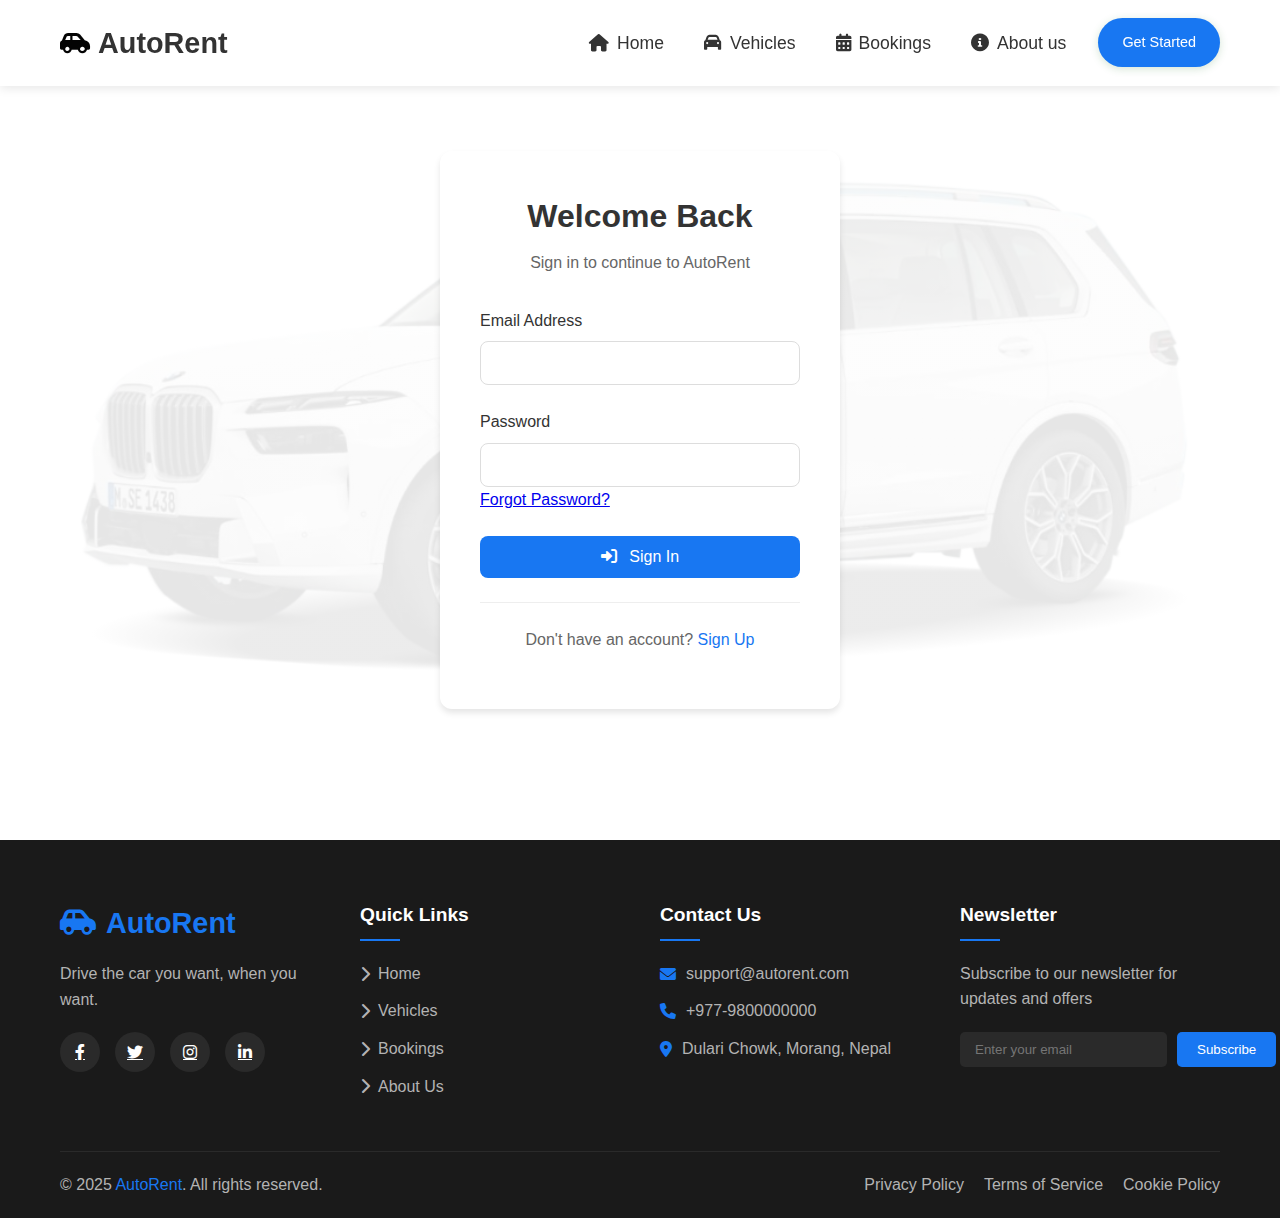
<file: login.html>
<!DOCTYPE html>
<html lang="en">
<head>
    <meta charset="UTF-8">
    <meta name="viewport" content="width=device-width, initial-scale=1.0">
    <title>Login - AutoRent</title>
    <link rel="stylesheet" href="css/style.css">
    <link rel="stylesheet" href="https://cdnjs.cloudflare.com/ajax/libs/font-awesome/6.0.0/css/all.min.css">
    <style>
        .auth-container {
            min-height: calc(100vh - 200px);
            display: flex;
            align-items: center;
            justify-content: center;
            padding: 2rem;
            background: linear-gradient(rgba(255, 255, 255, 0.9), rgba(255, 255, 255, 0.9)), url('./assetes/BMW-X7-model-card.webp');
            background-size: cover;
            background-position: center;
        }

        .auth-card {
            background: white;
            padding: 2.5rem;
            border-radius: 12px;
            box-shadow: 0 4px 6px rgba(0, 0, 0, 0.1);
            width: 100%;
            max-width: 400px;
        }

        .auth-header {
            text-align: center;
            margin-bottom: 2rem;
        }

        .auth-header h1 {
            font-size: 2rem;
            color: #333;
            margin-bottom: 0.5rem;
        }

        .auth-header p {
            color: #666;
        }

        .form-group {
            margin-bottom: 1.5rem;
        }

        .form-group label {
            display: block;
            margin-bottom: 0.5rem;
            color: #333;
            font-weight: 500;
        }

        .form-control {
            width: 100%;
            padding: 0.75rem;
            border: 1px solid #ddd;
            border-radius: 8px;
            font-size: 1rem;
            transition: border-color 0.3s ease;
        }

        .form-control:focus {
            border-color: #1877F2;
            outline: none;
        }

        .auth-footer {
            text-align: center;
            margin-top: 1.5rem;
            padding-top: 1.5rem;
            border-top: 1px solid #eee;
        }

        .auth-footer p {
            margin-bottom: 1rem;
            color: #666;
        }

        .btn-primary {
            width: 100%;
            padding: 0.75rem;
            background: #1877F2;
            color: white;
            border: none;
            border-radius: 8px;
            font-size: 1rem;
            cursor: pointer;
            transition: background-color 0.3s ease;
        }

        .btn-primary:hover {
            background: #1464d8;
        }

        .price {
            font-size: 1.2rem;
            font-weight: bold;
            color: #1877F2;
        }

        .price::before {
            content: "Rs ";
        }

        @media (max-width: 768px) {
            .auth-container {
                padding: 1rem;
            }

            .auth-card {
                padding: 1.5rem;
            }
        }
    </style>
</head>
<body>
    <header class="sticky-header">
        <div class="container">
            <nav>
                <div class="logo">
                    <a href="index.html">
                        <i class="fas fa-car-side"></i> AutoRent
                    </a>
                </div>
                <div class="nav-container">
                    <ul class="nav-links">
                        <li><a href="index.html"><i class="fas fa-home"></i> Home</a></li>
                        <li><a href="vehicles.html"><i class="fas fa-car"></i> Vehicles</a></li>
                        <li><a href="booking.html"><i class="fas fa-calendar-alt"></i> Bookings</a></li>
                        <li><a href="about.html"><i class="fas fa-info-circle"></i> About us</a></li>
                    </ul>
                    <div class="auth-buttons">
                        <a href="login.html" class="btn btn-primary">Get Started</a>
                    </div>
                    <button class="mobile-menu">
                        <i class="fas fa-bars"></i>
                    </button>
                </div>
            </nav>
        </div>
    </header>

    <main>
        <div class="auth-container">
            <div class="auth-card">
                <div class="auth-header">
                    <h1>Welcome Back</h1>
                    <p>Sign in to continue to AutoRent</p>
                </div>

                <form id="loginForm" action="process-login" method="post">
                    <div class="form-group">
                        <label for="email">Email Address</label>
                        <input type="email" id="email" name="email" class="form-control" required>
                    </div>

                    <div class="form-group">
                        <label for="password">Password</label>
                        <input type="password" id="password" name="password" class="form-control" required>
                        <a href="forgot-password.html" class="forgot-password">Forgot Password?</a>
                    </div>

                    <button type="submit" class="btn btn-primary">
                        <i class="fas fa-sign-in-alt"></i> Sign In
                    </button>

                    <div class="auth-footer">
                        <p>
                            Don't have an account? 
                            <a href="register.html" style="color: #1877F2; text-decoration: none;">Sign Up</a>
                        </p>
                    </div>
                </form>
            </div>
        </div>
    </main>

    <footer class="site-footer">
        <div class="footer-container">
            <div class="footer-grid">
                <div class="footer-brand">
                    <h3><i class="fas fa-car-side"></i> AutoRent</h3>
                    <p>Drive the car you want, when you want.</p>
                    <div class="social-links">
                        <a href="#" class="social-link"><i class="fab fa-facebook-f"></i></a>
                        <a href="#" class="social-link"><i class="fab fa-twitter"></i></a>
                        <a href="#" class="social-link"><i class="fab fa-instagram"></i></a>
                        <a href="#" class="social-link"><i class="fab fa-linkedin-in"></i></a>
                    </div>
                </div>
                <div class="footer-links">
                    <h4>Quick Links</h4>
                    <ul>
                        <li><a href="index.html"><i class="fas fa-chevron-right"></i> Home</a></li>
                        <li><a href="vehicles.html"><i class="fas fa-chevron-right"></i> Vehicles</a></li>
                        <li><a href="booking.html"><i class="fas fa-chevron-right"></i> Bookings</a></li>
                        <li><a href="about.html"><i class="fas fa-chevron-right"></i> About Us</a></li>
                    </ul>
                </div>
                <div class="footer-contact">
                    <h4>Contact Us</h4>
                    <ul>
                        <li><i class="fas fa-envelope"></i> <a href="mailto:support@autorent.com">support@autorent.com</a></li>
                        <li><i class="fas fa-phone"></i> +977-9800000000</li>
                        <li><i class="fas fa-map-marker-alt"></i> Dulari Chowk, Morang, Nepal</li>
                    </ul>
                </div>
                <div class="footer-newsletter">
                    <h4>Newsletter</h4>
                    <p>Subscribe to our newsletter for updates and offers</p>
                    <form class="newsletter-form">
                        <input type="email" placeholder="Enter your email" required>
                        <button type="submit" class="btn-subscribe">Subscribe</button>
                    </form>
                </div>
            </div>
            <div class="footer-bottom">
                <p>&copy; 2025 <span>AutoRent</span>. All rights reserved.</p>
                <div class="footer-legal">
                    <a href="#">Privacy Policy</a>
                    <a href="#">Terms of Service</a>
                    <a href="#">Cookie Policy</a>
                </div>
            </div>
        </div>
    </footer>
    <style>
        .site-footer {
            background-color: #1a1a1a;
            color: #ffffff;
            padding: 60px 0 20px;
            margin-top: 60px;
        }

        .footer-container {
            max-width: 1200px;
            margin: 0 auto;
            padding: 0 20px;
        }

        .footer-grid {
            display: grid;
            grid-template-columns: repeat(auto-fit, minmax(250px, 1fr));
            gap: 40px;
            margin-bottom: 40px;
        }

        .footer-brand h3 {
            color: #1877F2;
            font-size: 1.8rem;
            margin-bottom: 15px;
            display: flex;
            align-items: center;
            gap: 10px;
        }

        .footer-brand p {
            color: #b3b3b3;
            margin-bottom: 20px;
        }

        .social-links {
            display: flex;
            gap: 15px;
        }

        .social-link {
            display: flex;
            align-items: center;
            justify-content: center;
            width: 40px;
            height: 40px;
            background: #2a2a2a;
            border-radius: 50%;
            color: #ffffff;
            transition: all 0.3s ease;
        }

        .social-link:hover {
            background: #1877F2;
            transform: translateY(-3px);
        }

        .footer-links h4,
        .footer-contact h4,
        .footer-newsletter h4 {
            color: #ffffff;
            font-size: 1.2rem;
            margin-bottom: 20px;
            position: relative;
            padding-bottom: 10px;
        }

        .footer-links h4::after,
        .footer-contact h4::after,
        .footer-newsletter h4::after {
            content: '';
            position: absolute;
            left: 0;
            bottom: 0;
            width: 40px;
            height: 2px;
            background: #1877F2;
        }

        .footer-links ul,
        .footer-contact ul {
            list-style: none;
            padding: 0;
        }

        .footer-links li,
        .footer-contact li {
            margin-bottom: 12px;
        }

        .footer-links a,
        .footer-contact a {
            color: #b3b3b3;
            text-decoration: none;
            transition: all 0.3s ease;
            display: flex;
            align-items: center;
            gap: 8px;
        }

        .footer-links a:hover,
        .footer-contact a:hover {
            color: #1877F2;
            padding-left: 5px;
        }

        .footer-contact li {
            display: flex;
            align-items: center;
            gap: 10px;
            color: #b3b3b3;
        }

        .footer-contact i {
            color: #1877F2;
        }

        .footer-newsletter p {
            color: #b3b3b3;
            margin-bottom: 20px;
        }

        .newsletter-form {
            display: flex;
            gap: 10px;
        }

        .newsletter-form input {
            flex: 1;
            padding: 10px 15px;
            border: none;
            border-radius: 5px;
            background: #2a2a2a;
            color: #ffffff;
        }

        .btn-subscribe {
            padding: 10px 20px;
            background: #1877F2;
            color: #ffffff;
            border: none;
            border-radius: 5px;
            cursor: pointer;
            transition: all 0.3s ease;
        }

        .btn-subscribe:hover {
            background: #1464d8;
        }

        .footer-bottom {
            border-top: 1px solid #2a2a2a;
            padding-top: 20px;
            display: flex;
            justify-content: space-between;
            align-items: center;
            flex-wrap: wrap;
            gap: 20px;
        }

        .footer-bottom p {
            color: #b3b3b3;
            margin: 0;
        }

        .footer-bottom span {
            color: #1877F2;
        }

        .footer-legal {
            display: flex;
            gap: 20px;
        }

        .footer-legal a {
            color: #b3b3b3;
            text-decoration: none;
            transition: color 0.3s ease;
        }

        .footer-legal a:hover {
            color: #1877F2;
        }

        @media (max-width: 768px) {
            .footer-grid {
                grid-template-columns: 1fr;
                gap: 30px;
            }

            .footer-bottom {
                flex-direction: column;
                text-align: center;
            }

            .footer-legal {
                justify-content: center;
            }

            .newsletter-form {
                flex-direction: column;
            }
        }
    </style>

    <script>
        // Mobile menu functionality
        const mobileMenuBtn = document.querySelector('.mobile-menu');
        const navContainer = document.querySelector('.nav-container');
        
        mobileMenuBtn.addEventListener('click', () => {
            navContainer.classList.toggle('active');
            mobileMenuBtn.innerHTML = navContainer.classList.contains('active') 
                ? '<i class="fas fa-times"></i>' 
                : '<i class="fas fa-bars"></i>';
        });

        document.addEventListener('click', (e) => {
            if (!navContainer.contains(e.target) && navContainer.classList.contains('active')) {
                navContainer.classList.remove('active');
                mobileMenuBtn.innerHTML = '<i class="fas fa-bars"></i>';
            }
        });
    </script>
</body>
</html>
</file>
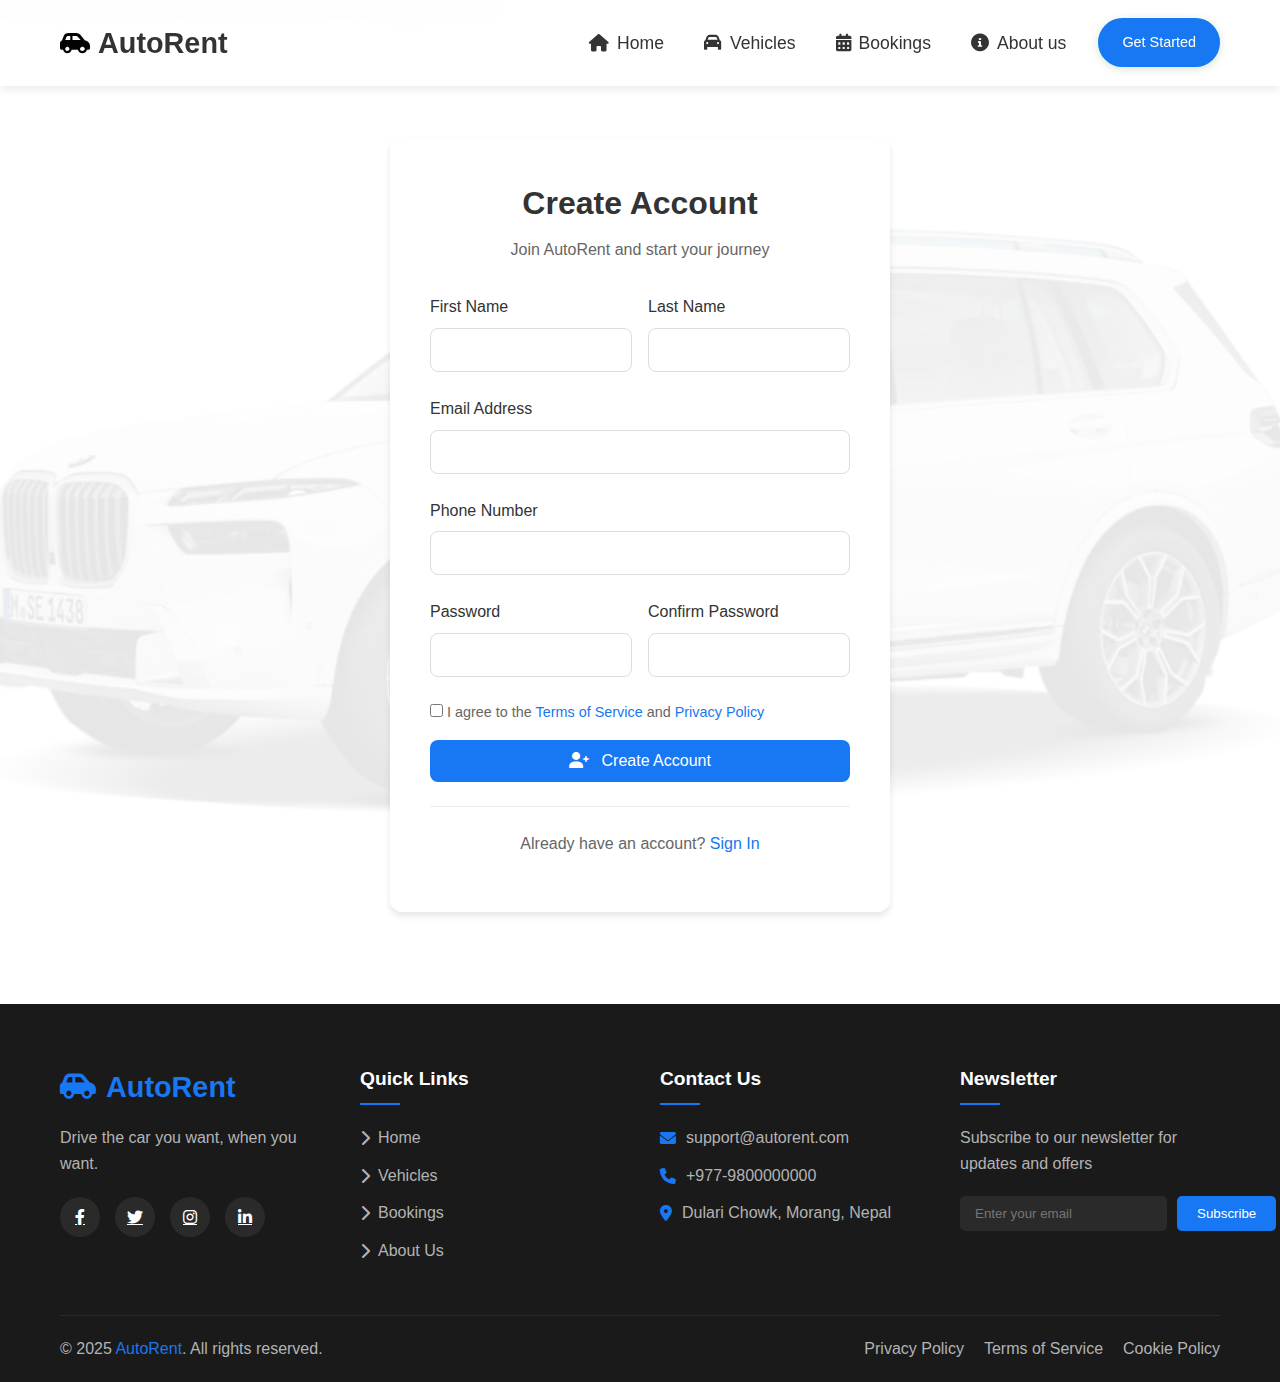
<file: register.html>
<%@ page contentType="text/html;charset=UTF-8" language="java" %>
<!DOCTYPE html>
<html lang="en">
<head>
    <meta charset="UTF-8">
    <meta name="viewport" content="width=device-width, initial-scale=1.0">
    <title>Register - AutoRent</title>
    <link rel="stylesheet" href="css/style.css">
    <link rel="stylesheet" href="https://cdnjs.cloudflare.com/ajax/libs/font-awesome/6.0.0/css/all.min.css">
    <style>
        .auth-container {
            min-height: calc(100vh - 200px);
            display: flex;
            align-items: center;
            justify-content: center;
            padding: 2rem;
            background: linear-gradient(rgba(255, 255, 255, 0.9), rgba(255, 255, 255, 0.9)), url('./assetes/BMW-X7-model-card.webp');
            background-size: cover;
            background-position: center;
        }

        .auth-card {
            background: white;
            padding: 2.5rem;
            border-radius: 12px;
            box-shadow: 0 4px 6px rgba(0, 0, 0, 0.1);
            width: 100%;
            max-width: 500px;
        }

        .auth-header {
            text-align: center;
            margin-bottom: 2rem;
        }

        .auth-header h1 {
            font-size: 2rem;
            color: #333;
            margin-bottom: 0.5rem;
        }

        .auth-header p {
            color: #666;
        }

        .form-group {
            margin-bottom: 1.5rem;
        }

        .form-row {
            display: flex;
            gap: 1rem;
            margin-bottom: 1.5rem;
        }

        .form-row .form-group {
            flex: 1;
            margin-bottom: 0;
        }

        .form-group label {
            display: block;
            margin-bottom: 0.5rem;
            color: #333;
            font-weight: 500;
        }

        .form-control {
            width: 100%;
            padding: 0.75rem;
            border: 1px solid #ddd;
            border-radius: 8px;
            font-size: 1rem;
            transition: border-color 0.3s ease;
        }

        .form-control:focus {
            border-color: #1877F2;
            outline: none;
        }

        .auth-footer {
            text-align: center;
            margin-top: 1.5rem;
            padding-top: 1.5rem;
            border-top: 1px solid #eee;
        }

        .auth-footer p {
            margin-bottom: 1rem;
            color: #666;
        }

        .btn-primary {
            width: 100%;
            padding: 0.75rem;
            background: #1877F2;
            color: white;
            border: none;
            border-radius: 8px;
            font-size: 1rem;
            cursor: pointer;
            transition: background-color 0.3s ease;
        }

        .btn-primary:hover {
            background: #1464d8;
        }

        .price {
            font-size: 1.2rem;
            font-weight: bold;
            color: #1877F2;
        }

        .price::before {
            content: "Rs ";
        }

        .terms {
            margin: 1rem 0;
            font-size: 0.9rem;
            color: #666;
        }

        .terms a {
            color: #1877F2;
            text-decoration: none;
        }

        .terms a:hover {
            text-decoration: underline;
        }

        @media (max-width: 768px) {
            .auth-container {
                padding: 1rem;
            }

            .auth-card {
                padding: 1.5rem;
            }

            .form-row {
                flex-direction: column;
                gap: 1.5rem;
            }
        }
    </style>
</head>
<body>
    <header class="sticky-header">
        <div class="container">
            <nav>
                <div class="logo">
                    <a href="index.html">
                        <i class="fas fa-car-side"></i> AutoRent
                    </a>
                </div>
                <div class="nav-container">
                    <ul class="nav-links">
                        <li><a href="index.html"><i class="fas fa-home"></i> Home</a></li>
                        <li><a href="vehicles.html"><i class="fas fa-car"></i> Vehicles</a></li>
                        <li><a href="booking.html"><i class="fas fa-calendar-alt"></i> Bookings</a></li>
                        <li><a href="about.html"><i class="fas fa-info-circle"></i> About us</a></li>
                    </ul>
                    <div class="auth-buttons">
                        <a href="login.html" class="btn btn-primary">Get Started</a>
                    </div>
                    <button class="mobile-menu">
                        <i class="fas fa-bars"></i>
                    </button>
                </div>
            </nav>
        </div>
    </header>

    <main>
        <div class="auth-container">
            <div class="auth-card">
                <div class="auth-header">
                    <h1>Create Account</h1>
                    <p>Join AutoRent and start your journey</p>
                </div>

                <form id="registerForm" action="process-register" method="post">
                    <div class="form-row">
                        <div class="form-group">
                            <label for="firstName">First Name</label>
                            <input type="text" id="firstName" name="firstName" class="form-control" required>
                        </div>
                        <div class="form-group">
                            <label for="lastName">Last Name</label>
                            <input type="text" id="lastName" name="lastName" class="form-control" required>
                        </div>
                    </div>

                    <div class="form-group">
                        <label for="email">Email Address</label>
                        <input type="email" id="email" name="email" class="form-control" required>
                    </div>

                    <div class="form-group">
                        <label for="phone">Phone Number</label>
                        <input type="tel" id="phone" name="phone" class="form-control" required>
                    </div>

                    <div class="form-row">
                        <div class="form-group">
                            <label for="password">Password</label>
                            <input type="password" id="password" name="password" class="form-control" required>
                        </div>
                        <div class="form-group">
                            <label for="confirmPassword">Confirm Password</label>
                            <input type="password" id="confirmPassword" name="confirmPassword" class="form-control" required>
                        </div>
                    </div>

                    <div class="terms">
                        <label>
                            <input type="checkbox" required>
                            I agree to the <a href="terms.html">Terms of Service</a> and <a href="privacy.html">Privacy Policy</a>
                        </label>
                    </div>

                    <button type="submit" class="btn btn-primary">
                        <i class="fas fa-user-plus"></i> Create Account
                    </button>

                    <div class="auth-footer">
                        <p>
                            Already have an account? 
                            <a href="login.html" style="color: #1877F2; text-decoration: none;">Sign In</a>
                        </p>
                    </div>
                </form>
            </div>
        </div>
    </main>

    <footer class="site-footer">
        <div class="footer-container">
            <div class="footer-grid">
                <div class="footer-brand">
                    <h3><i class="fas fa-car-side"></i> AutoRent</h3>
                    <p>Drive the car you want, when you want.</p>
                    <div class="social-links">
                        <a href="#" class="social-link"><i class="fab fa-facebook-f"></i></a>
                        <a href="#" class="social-link"><i class="fab fa-twitter"></i></a>
                        <a href="#" class="social-link"><i class="fab fa-instagram"></i></a>
                        <a href="#" class="social-link"><i class="fab fa-linkedin-in"></i></a>
                    </div>
                </div>
                <div class="footer-links">
                    <h4>Quick Links</h4>
                    <ul>
                        <li><a href="index.html"><i class="fas fa-chevron-right"></i> Home</a></li>
                        <li><a href="vehicles.html"><i class="fas fa-chevron-right"></i> Vehicles</a></li>
                        <li><a href="booking.html"><i class="fas fa-chevron-right"></i> Bookings</a></li>
                        <li><a href="about.html"><i class="fas fa-chevron-right"></i> About Us</a></li>
                    </ul>
                </div>
                <div class="footer-contact">
                    <h4>Contact Us</h4>
                    <ul>
                        <li><i class="fas fa-envelope"></i> <a href="mailto:support@autorent.com">support@autorent.com</a></li>
                        <li><i class="fas fa-phone"></i> +977-9800000000</li>
                        <li><i class="fas fa-map-marker-alt"></i> Dulari Chowk, Morang, Nepal</li>
                    </ul>
                </div>
                <div class="footer-newsletter">
                    <h4>Newsletter</h4>
                    <p>Subscribe to our newsletter for updates and offers</p>
                    <form class="newsletter-form">
                        <input type="email" placeholder="Enter your email" required>
                        <button type="submit" class="btn-subscribe">Subscribe</button>
                    </form>
                </div>
            </div>
            <div class="footer-bottom">
                <p>&copy; 2025 <span>AutoRent</span>. All rights reserved.</p>
                <div class="footer-legal">
                    <a href="#">Privacy Policy</a>
                    <a href="#">Terms of Service</a>
                    <a href="#">Cookie Policy</a>
                </div>
            </div>
        </div>
    </footer>
    <style>
        .site-footer {
            background-color: #1a1a1a;
            color: #ffffff;
            padding: 60px 0 20px;
            margin-top: 60px;
        }

        .footer-container {
            max-width: 1200px;
            margin: 0 auto;
            padding: 0 20px;
        }

        .footer-grid {
            display: grid;
            grid-template-columns: repeat(auto-fit, minmax(250px, 1fr));
            gap: 40px;
            margin-bottom: 40px;
        }

        .footer-brand h3 {
            color: #1877F2;
            font-size: 1.8rem;
            margin-bottom: 15px;
            display: flex;
            align-items: center;
            gap: 10px;
        }

        .footer-brand p {
            color: #b3b3b3;
            margin-bottom: 20px;
        }

        .social-links {
            display: flex;
            gap: 15px;
        }

        .social-link {
            display: flex;
            align-items: center;
            justify-content: center;
            width: 40px;
            height: 40px;
            background: #2a2a2a;
            border-radius: 50%;
            color: #ffffff;
            transition: all 0.3s ease;
        }

        .social-link:hover {
            background: #1877F2;
            transform: translateY(-3px);
        }

        .footer-links h4,
        .footer-contact h4,
        .footer-newsletter h4 {
            color: #ffffff;
            font-size: 1.2rem;
            margin-bottom: 20px;
            position: relative;
            padding-bottom: 10px;
        }

        .footer-links h4::after,
        .footer-contact h4::after,
        .footer-newsletter h4::after {
            content: '';
            position: absolute;
            left: 0;
            bottom: 0;
            width: 40px;
            height: 2px;
            background: #1877F2;
        }

        .footer-links ul,
        .footer-contact ul {
            list-style: none;
            padding: 0;
        }

        .footer-links li,
        .footer-contact li {
            margin-bottom: 12px;
        }

        .footer-links a,
        .footer-contact a {
            color: #b3b3b3;
            text-decoration: none;
            transition: all 0.3s ease;
            display: flex;
            align-items: center;
            gap: 8px;
        }

        .footer-links a:hover,
        .footer-contact a:hover {
            color: #1877F2;
            padding-left: 5px;
        }

        .footer-contact li {
            display: flex;
            align-items: center;
            gap: 10px;
            color: #b3b3b3;
        }

        .footer-contact i {
            color: #1877F2;
        }

        .footer-newsletter p {
            color: #b3b3b3;
            margin-bottom: 20px;
        }

        .newsletter-form {
            display: flex;
            gap: 10px;
        }

        .newsletter-form input {
            flex: 1;
            padding: 10px 15px;
            border: none;
            border-radius: 5px;
            background: #2a2a2a;
            color: #ffffff;
        }

        .btn-subscribe {
            padding: 10px 20px;
            background: #1877F2;
            color: #ffffff;
            border: none;
            border-radius: 5px;
            cursor: pointer;
            transition: all 0.3s ease;
        }

        .btn-subscribe:hover {
            background: #1464d8;
        }

        .footer-bottom {
            border-top: 1px solid #2a2a2a;
            padding-top: 20px;
            display: flex;
            justify-content: space-between;
            align-items: center;
            flex-wrap: wrap;
            gap: 20px;
        }

        .footer-bottom p {
            color: #b3b3b3;
            margin: 0;
        }

        .footer-bottom span {
            color: #1877F2;
        }

        .footer-legal {
            display: flex;
            gap: 20px;
        }

        .footer-legal a {
            color: #b3b3b3;
            text-decoration: none;
            transition: color 0.3s ease;
        }

        .footer-legal a:hover {
            color: #1877F2;
        }

        @media (max-width: 768px) {
            .footer-grid {
                grid-template-columns: 1fr;
                gap: 30px;
            }

            .footer-bottom {
                flex-direction: column;
                text-align: center;
            }

            .footer-legal {
                justify-content: center;
            }

            .newsletter-form {
                flex-direction: column;
            }
        }
    </style>

    <script>
        // Mobile menu functionality
        const mobileMenuBtn = document.querySelector('.mobile-menu');
        const navContainer = document.querySelector('.nav-container');
        
        mobileMenuBtn.addEventListener('click', () => {
            navContainer.classList.toggle('active');
            mobileMenuBtn.innerHTML = navContainer.classList.contains('active') 
                ? '<i class="fas fa-times"></i>' 
                : '<i class="fas fa-bars"></i>';
        });

        document.addEventListener('click', (e) => {
            if (!navContainer.contains(e.target) && navContainer.classList.contains('active')) {
                navContainer.classList.remove('active');
                mobileMenuBtn.innerHTML = '<i class="fas fa-bars"></i>';
            }
        });

        // Password validation
        const form = document.getElementById('registerForm');
        const password = document.getElementById('password');
        const confirmPassword = document.getElementById('confirmPassword');

        form.addEventListener('submit', (e) => {
            if (password.value !== confirmPassword.value) {
                e.preventDefault();
                alert('Passwords do not match!');
            }
        });
    </script>
</body>
</html>
</file>
<file: css/style.css>
/* Reset and Base Styles */
* {
    margin: 0;
    padding: 0;
    box-sizing: border-box;
}

body {
    font-family: 'Segoe UI', Tahoma, Geneva, Verdana, sans-serif;
    line-height: 1.6;
    color: #333;
}

.container {
    max-width: 1200px;
    margin: 0 auto;
    padding: 0 20px;
}

/* Header Styles */
.sticky-header {
    background-color: rgba(255, 255, 255, 0.95);
    padding: 0.8rem 0;
    position: fixed;
    top: 0;
    left: 0;
    right: 0;
    z-index: 1000;
    box-shadow: 0 2px 10px rgba(0, 0, 0, 0.1);
    backdrop-filter: blur(10px);
    -webkit-backdrop-filter: blur(10px);
}

nav {
    display: flex;
    justify-content: space-between;
    align-items: center;
    height: 60px;
}

.nav-container {
    display: flex;
    align-items: center;
    gap: 2rem;
}

.logo a {
    color: #333;
    text-decoration: none;
    font-size: 1.8rem;
    font-weight: bold;
    display: flex;
    align-items: center;
}

.logo a i {
    margin-right: 0.5rem;
    color: #030303;
    font-size: 1.5rem;
    transition: transform 0.3s ease;
}

.logo a:hover i {
    transform: scale(1.1);
}

.nav-links {
    display: flex;
    list-style: none;
    gap: 2.5rem;
}

.nav-links a {
    text-decoration: none;
    color: #333;
    font-weight: 500;
    transition: all 0.3s;
    display: flex;
    align-items: center;
    gap: 0.5rem;
    font-size: 1.1rem;
}

.nav-links a:hover, .nav-links a.active {
    color: #1877F2;
    transform: translateY(-1px);
}

.nav-links a i {
    font-size: 1.1rem;
}

/* Auth Button */
.auth-buttons .btn.btn-primary {
    background-color: #1877F2;
    color: #fff;
    padding: 0.8rem 1.5rem;
    border-radius: 50px;
    font-size:0.9rem;
    transition: all 0.3s ease;
    box-shadow: 0 2px 8px rgba(46, 125, 50, 0.2);
}

.auth-buttons .btn.btn-primary:hover {
    background-color: #080d66;
    transform: translateY(-2px);
    box-shadow: 0 4px 12px rgba(46, 125, 50, 0.3);
}

.auth-buttons .btn i {
    margin-right: 0.5rem;
    font-size: 1.1rem;
}

/* Adjust main content for fixed header */
main {
    margin-top: 80px; /* Height of header + some padding */
}

/* Mobile Menu */
.mobile-menu {
    display: none;
    background: none;
    border: none;
    font-size: 1.5rem;
    color: #333;
    cursor: pointer;
    padding: 0.5rem;
}

/* Hero Section */
.hero-simple {
    padding: 4rem 0;
    background-color: #fff;
}

.hero-content {
    display: flex;
    align-items: center;
    justify-content: space-between;
    gap: 2rem;
}

.hero-text {
    flex: 1;
}

.hero-text h1 {
    font-size: 3.5rem;
    line-height: 1.2;
    margin-bottom: 1rem;
    color: #333;
}

.hero-text p {
    font-size: 1.2rem;
    color: #666;
    margin-bottom: 2rem;
    line-height: 1.5;
}

.hero-image {
    flex: 1;
    text-align: right;
}

.hero-image img {
    max-width: 100%;
    height: auto;
}

/* Button Styles */
.btn {
    display: inline-block;
    padding: 0.8rem 1.5rem;
    text-decoration: none;
    font-weight: 500;
    border-radius: 4px;
    transition: background-color 0.3s;
}

.btn-primary {
    background-color: #1877F2;
    color: #fff;
}

.btn-primary:hover {
    background-color: #070b4e;
}

.btn i {
    margin-right: 0.5rem;
}

/* Services Section */
.services {
    padding: 4rem 0;
    background-color: #f8f8f8;
}

.services h2 {
    text-align: center;
    margin-bottom: 3rem;
    font-size: 2rem;
}

.services h2 i {
    color: #1877F2;
    margin-right: 0.5rem;
}

.services-grid {
    display: grid;
    grid-template-columns: repeat(3, 1fr);
    gap: 2rem;
    text-align: center;
}

.service-card {
    padding: 2rem;
}

.service-card h3 {
    font-size: 1.5rem;
    margin-bottom: 1rem;
    line-height: 1.3;
}

.service-card p {
    color: #666;
    line-height: 1.5;
}

.service-card i {
    color: #1877F2;
    margin-bottom: 1.5rem;
    transition: transform 0.3s ease;
}

.service-card:hover i {
    transform: scale(1.1);
}

/* How It Works Section */
.how-it-works {
    padding: 4rem 0;
    background-color: #fff;
}

.how-it-works h2 {
    text-align: center;
    margin-bottom: 3rem;
    font-size: 2rem;
}

.how-it-works h2 i {
    color: #1877F2;
    margin-right: 0.5rem;
}

.steps-grid {
    display: grid;
    grid-template-columns: repeat(3, 1fr);
    gap: 2rem;
    text-align: center;
}

.step i {
    font-size: 2rem;
    color: #1877F2;
    margin-bottom: 1.5rem;
    transition: transform 0.3s ease;
}

.step:hover i {
    transform: scale(1.1);
}

.step h3 {
    font-size: 1.2rem;
    color: #333;
}

.step p {
    color: #666;
    margin-top: 0.5rem;
}

/* About Hero Section */
.about-hero {
    background-color: #f8f9fa;
    padding: 6rem 0 4rem;
    text-align: center;
}

.about-hero h1 {
    font-size: 3rem;
    color: #333;
    margin-bottom: 1rem;
}

.about-hero p {
    font-size: 1.2rem;
    color: #666;
}

/* About Content Section */
.about-content {
    padding: 4rem 0;
    background-color: #fff;
}

.about-grid {
    display: grid;
    grid-template-columns: repeat(3, 1fr);
    gap: 2rem;
}

.about-card {
    text-align: center;
    padding: 2rem;
    background: #fff;
    border-radius: 10px;
    box-shadow: 0 3px 15px rgba(0, 0, 0, 0.1);
    transition: transform 0.3s ease;
}

.about-card:hover {
    transform: translateY(-5px);
}

.about-card i {
    color: #1877F2;
    margin-bottom: 1.5rem;
}

.about-card h3 {
    font-size: 1.5rem;
    margin-bottom: 1rem;
    color: #333;
}

.about-card p {
    color: #666;
    line-height: 1.6;
}

/* Team Section */
.team-section {
    padding: 4rem 0;
    background-color: #f8f9fa;
}

.team-section h2 {
    text-align: center;
    font-size: 2rem;
    margin-bottom: 3rem;
    color: #333;
}

.team-section h2 i {
    color: #1877F2;
    margin-right: 0.5rem;
}

.team-grid {
    display: grid;
    grid-template-columns: repeat(3, 1fr);
    gap: 2rem;
}

.team-card {
    text-align: center;
    background: #fff;
    border-radius: 10px;
    overflow: hidden;
    box-shadow: 0 3px 15px rgba(0, 0, 0, 0.1);
    transition: transform 0.3s ease;
}

.team-card:hover {
    transform: translateY(-5px);
}

.team-card img {
    width: 100%;
    height: 250px;
    object-fit: cover;
}

.team-card h3 {
    margin: 1rem 0 0.5rem;
    color: #333;
    font-size: 1.3rem;
}

.team-card p {
    color: #666;
    margin-bottom: 1.5rem;
}

/* Responsive Design */
@media (max-width: 968px) {
    .nav-container {
        gap: 1.5rem;
    }
    
    .nav-links {
        gap: 1.5rem;
    }
    
    .auth-buttons .btn.btn-primary {
        padding: 0.7rem 1.2rem;
        font-size: 1rem;
    }
    
    .about-grid, .team-grid {
        grid-template-columns: repeat(2, 1fr);
    }
}

@media (max-width: 768px) {
    .nav-links, .auth-buttons {
        display: none;
    }
    
    .mobile-menu {
        display: block;
    }
    
    .nav-container {
        justify-content: flex-end;
    }
    
    .nav-container.active .nav-links,
    .nav-container.active .auth-buttons {
        display: flex;
        flex-direction: column;
        position: absolute;
        top: 100%;
        left: 0;
        right: 0;
        background: rgba(255, 255, 255, 0.98);
        padding: 1rem;
        box-shadow: 0 4px 12px rgba(0, 0, 0, 0.1);
        backdrop-filter: blur(10px);
        -webkit-backdrop-filter: blur(10px);
    }
    
    .nav-container.active .nav-links {
        gap: 1rem;
    }
    
    .nav-container.active .auth-buttons {
        padding-top: 1rem;
        border-top: 1px solid rgba(0, 0, 0, 0.1);
    }
    
    main {
        margin-top: 60px;
    }
    
    .hero-content {
        flex-direction: column;
        text-align: center;
    }
    
    .hero-text h1 {
        font-size: 2.5rem;
    }
    
    .services-grid, .steps-grid {
        grid-template-columns: 1fr;
        gap: 1.5rem;
    }
    
    .about-hero h1 {
        font-size: 2.5rem;
    }
    
    .about-grid, .team-grid {
        grid-template-columns: 1fr;
    }
    
    .about-card, .team-card {
        max-width: 400px;
        margin: 0 auto;
    }
}

/* Keep the existing form styles for login/register pages */
.login-form, .register-form {
    min-height: calc(100vh - 200px);
    display: flex;
    align-items: center;
    justify-content: center;
    padding: 2rem 0;
}

.login-form .card, .register-form .card {
    width: 100%;
    max-width: 400px;
    padding: 2rem;
    background: #fff;
    border-radius: 10px;
    box-shadow: 0 3px 10px rgba(0,0,0,0.1);
}

.login-form h2, .register-form h2 {
    text-align: center;
    color: #2c3e50;
    margin-bottom: 1.5rem;
}

.user-type-toggle {
    display: flex;
    margin-bottom: 1.5rem;
}

.user-type-toggle .btn {
    flex: 1;
    padding: 0.8rem;
    border: none;
    background-color: #f5f5f5;
    color: #666;
    font-weight: 500;
    transition: all 0.3s;
}

.user-type-toggle .btn.btn-primary {
    background-color: #3498db;
    color: #fff;
}

.login-form .text-center a, .register-form .text-center a {
    color: #3498db;
    text-decoration: none;
    transition: color 0.3s;
}

.login-form .text-center a:hover, .register-form .text-center a:hover {
    color: #2980b9;
}

/* Vehicles Hero Section */
.vehicles-hero {
    background-color: var(--light-bg);
    padding: 4rem 0;
    text-align: center;
    margin-bottom: 2rem;
}

.vehicles-hero h1 {
    font-size: 2.5rem;
    color: var(--primary-color);
    margin-bottom: 1rem;
}

.vehicles-hero p {
    font-size: 1.2rem;
    color: var(--text-color);
    max-width: 600px;
    margin: 0 auto;
}

/* Vehicle Filters */
.vehicle-filters {
    padding: 2rem 0;
    background-color: #fff;
    box-shadow: 0 2px 4px rgba(0, 0, 0, 0.1);
    margin-bottom: 2rem;
}

.filter-grid {
    display: grid;
    grid-template-columns: repeat(auto-fit, minmax(250px, 1fr));
    gap: 1.5rem;
    padding: 0 1rem;
}

.filter-group {
    display: flex;
    flex-direction: column;
    gap: 0.5rem;
}

.filter-group label {
    font-weight: 500;
    color: var(--text-color);
}

.form-control {
    padding: 0.75rem;
    border: 1px solid #ddd;
    border-radius: 8px;
    font-size: 1rem;
    transition: border-color 0.3s ease;
}

.form-control:focus {
    border-color: var(--primary-color);
    outline: none;
}

/* Vehicles Grid */
.vehicles-grid {
    padding: 2rem 0;
}

.vehicle-cards {
    display: grid;
    grid-template-columns: repeat(auto-fit, minmax(300px, 1fr));
    gap: 2rem;
    padding: 0 1rem;
}

.vehicle-card {
    background: #fff;
    border-radius: 12px;
    overflow: hidden;
    box-shadow: 0 4px 6px rgba(0, 0, 0, 0.1);
    transition: transform 0.3s ease, box-shadow 0.3s ease;
}

.vehicle-card:hover {
    transform: translateY(-5px);
    box-shadow: 0 8px 12px rgba(0, 0, 0, 0.15);
}

.vehicle-image {
    position: relative;
    height: 200px;
    overflow: hidden;
}

.vehicle-image img {
    width: 100%;
    height: 100%;
    object-fit: cover;
}

.vehicle-badge {
    position: absolute;
    top: 1rem;
    right: 1rem;
    background: var(--success-color);
    color: white;
    padding: 0.5rem 1rem;
    border-radius: 20px;
    font-size: 0.875rem;
}

.vehicle-info {
    padding: 1.5rem;
}

.vehicle-info h3 {
    font-size: 1.25rem;
    color: var(--text-color);
    margin-bottom: 1rem;
}

.vehicle-features {
    display: flex;
    flex-wrap: wrap;
    gap: 1rem;
    margin-bottom: 1.5rem;
}

.vehicle-features span {
    display: flex;
    align-items: center;
    gap: 0.5rem;
    color: var(--text-color);
    font-size: 0.875rem;
}

.vehicle-features i {
    color: var(--primary-color);
}

.vehicle-price {
    display: flex;
    justify-content: space-between;
    align-items: center;
    margin-top: auto;
}

.price {
    font-size: 1.25rem;
    font-weight: 600;
    color: var(--primary-color);
}

/* Responsive Adjustments */
@media (max-width: 768px) {
    .vehicles-hero {
        padding: 3rem 0;
    }

    .vehicles-hero h1 {
        font-size: 2rem;
    }

    .filter-grid {
        grid-template-columns: 1fr;
    }

    .vehicle-cards {
        grid-template-columns: 1fr;
    }

    .vehicle-features {
        flex-direction: column;
        gap: 0.5rem;
    }
}

/* Featured Vehicles Section */
.featured-vehicles {
    padding: 4rem 0;
    background-color: #f8f9fa;
}

.featured-vehicles h2 {
    text-align: center;
    margin-bottom: 3rem;
    font-size: 2rem;
}

.featured-vehicles h2 i {
    color: #1877F2;
    margin-right: 0.5rem;
}

/* Testimonials Section */
.testimonials {
    padding: 4rem 0;
    background-color: #fff;
}

.testimonials h2 {
    text-align: center;
    margin-bottom: 3rem;
    font-size: 2rem;
}

.testimonials h2 i {
    color: #1877F2;
    margin-right: 0.5rem;
}

.testimonials-grid {
    display: grid;
    grid-template-columns: repeat(auto-fit, minmax(300px, 1fr));
    gap: 2rem;
    padding: 0 1rem;
}

.testimonial-card {
    background: #fff;
    border-radius: 12px;
    padding: 2rem;
    box-shadow: 0 4px 6px rgba(0, 0, 0, 0.1);
}

.testimonial-content p {
    font-style: italic;
    color: #666;
    margin-bottom: 1.5rem;
    font-size: 1.1rem;
    line-height: 1.6;
}

.testimonial-author {
    display: flex;
    align-items: center;
    gap: 1rem;
}

.testimonial-author img {
    width: 60px;
    height: 60px;
    border-radius: 50%;
    object-fit: cover;
}

.testimonial-author h4 {
    color: #333;
    margin-bottom: 0.25rem;
}

.rating {
    color: #ffc107;
}

/* CTA Section */
.cta-section {
    padding: 6rem 0;
    background: linear-gradient(rgba(0, 0, 0, 0.7), rgba(0, 0, 0, 0.7)), url('../assetes/cta-bg.jpg');
    background-size: cover;
    background-position: center;
    background-attachment: fixed;
    color: #fff;
    text-align: center;
}

.cta-content {
    max-width: 800px;
    margin: 0 auto;
}

.cta-content h2 {
    font-size: 2.5rem;
    margin-bottom: 1.5rem;
}

.cta-content p {
    font-size: 1.2rem;
    margin-bottom: 2rem;
    opacity: 0.9;
}

.cta-content .btn {
    font-size: 1.1rem;
    padding: 1rem 2rem;
}

/* Responsive Adjustments */
@media (max-width: 768px) {
    .testimonials-grid {
        grid-template-columns: 1fr;
    }

    .cta-content h2 {
        font-size: 2rem;
    }

    .cta-content p {
        font-size: 1.1rem;
    }
}

/* Contact Section */
.contact-section {
    padding: 4rem 0;
    background-color: #fff;
}

.contact-section h2 {
    text-align: center;
    margin-bottom: 3rem;
    font-size: 2rem;
}

.contact-section h2 i {
    color: #1877F2;
    margin-right: 0.5rem;
}

.contact-grid {
    display: grid;
    grid-template-columns: repeat(2, 1fr);
    gap: 3rem;
}

.contact-info {
    display: grid;
    grid-template-columns: repeat(2, 1fr);
    gap: 2rem;
}

.info-card {
    background: #f8f9fa;
    padding: 1.5rem;
    border-radius: 10px;
    text-align: center;
    transition: transform 0.3s ease;
}

.info-card:hover {
    transform: translateY(-5px);
}

.info-card i {
    font-size: 2rem;
    color: #1877F2;
    margin-bottom: 1rem;
}

.info-card h3 {
    font-size: 1.2rem;
    margin-bottom: 0.5rem;
    color: #333;
}

.info-card p {
    color: #666;
    line-height: 1.6;
}

.contact-form {
    background: #f8f9fa;
    padding: 2rem;
    border-radius: 10px;
}

.contact-form h3 {
    font-size: 1.5rem;
    margin-bottom: 1.5rem;
    color: #333;
}

.form-group {
    margin-bottom: 1.5rem;
}

.form-group label {
    display: block;
    margin-bottom: 0.5rem;
    color: #333;
    font-weight: 500;
}

.form-control {
    width: 100%;
    padding: 0.75rem;
    border: 1px solid #ddd;
    border-radius: 8px;
    font-size: 1rem;
    transition: border-color 0.3s ease;
}

.form-control:focus {
    border-color: #1877F2;
    outline: none;
}

textarea.form-control {
    resize: vertical;
    min-height: 120px;
}

.map-section {
    padding: 4rem 0;
    background-color: #f8f9fa;
}

.map-container {
    border-radius: 10px;
    overflow: hidden;
    box-shadow: 0 4px 6px rgba(0, 0, 0, 0.1);
}

/* Responsive Adjustments for Contact Section */
@media (max-width: 992px) {
    .contact-grid {
        grid-template-columns: 1fr;
        gap: 2rem;
    }
}

@media (max-width: 768px) {
    .contact-info {
        grid-template-columns: 1fr;
    }

    .info-card {
        padding: 1.25rem;
    }

    .contact-form {
        padding: 1.5rem;
    }
}
</file>
